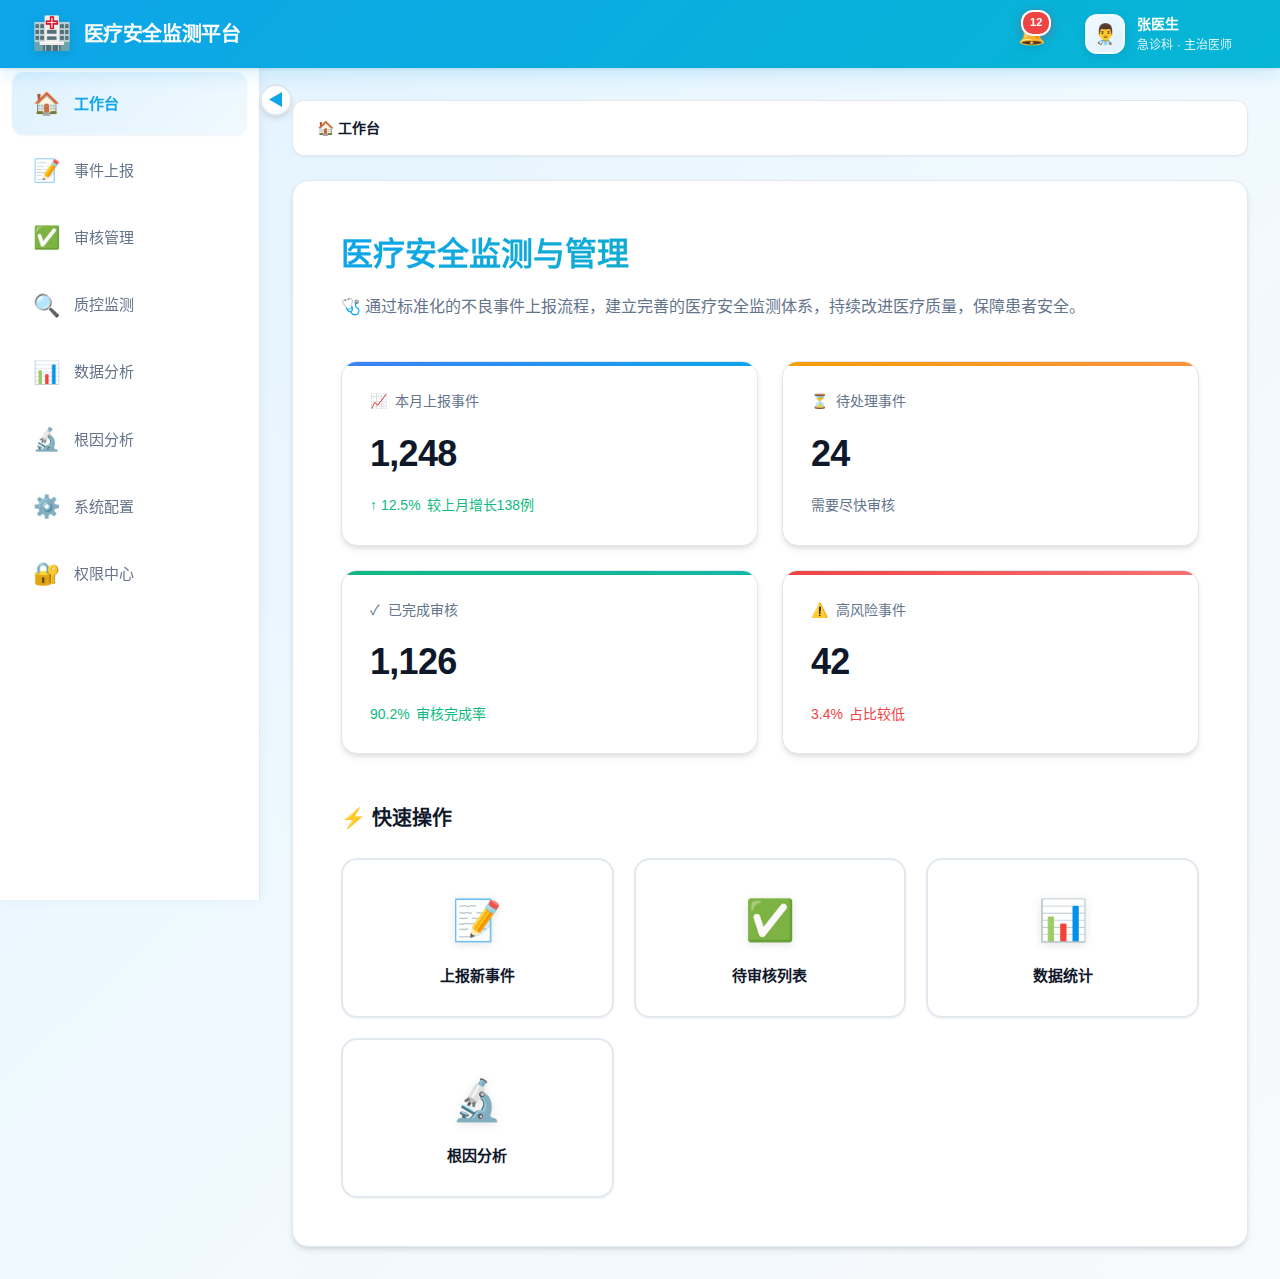
<file: index.html>
<!DOCTYPE html>
<html lang="zh-CN">
<head>
    <meta charset="UTF-8">
    <meta name="viewport" content="width=device-width, initial-scale=1.0">
    <meta http-equiv="refresh" content="0;url=prototype/index.html">
    <title>跳转中...</title>
    <style>
        body {
            margin: 0;
            padding: 0;
            display: flex;
            justify-content: center;
            align-items: center;
            height: 100vh;
            font-family: -apple-system, BlinkMacSystemFont, "Segoe UI", Roboto, "Helvetica Neue", Arial, sans-serif;
            background: linear-gradient(135deg, #667eea 0%, #764ba2 100%);
            color: white;
        }
        .loading {
            text-align: center;
        }
        .spinner {
            border: 4px solid rgba(255, 255, 255, 0.3);
            border-radius: 50%;
            border-top: 4px solid white;
            width: 40px;
            height: 40px;
            animation: spin 1s linear infinite;
            margin: 0 auto 20px;
        }
        @keyframes spin {
            0% { transform: rotate(0deg); }
            100% { transform: rotate(360deg); }
        }
        a {
            color: white;
            text-decoration: underline;
        }
    </style>
</head>
<body>
    <div class="loading">
        <div class="spinner"></div>
        <p>正在跳转到 MediSafeReport 系统...</p>
        <p style="font-size: 14px; margin-top: 20px;">
            如果未自动跳转，请点击 <a href="prototype/index.html">这里</a>
        </p>
    </div>
    <script>
        // 备用跳转方法
        setTimeout(function() {
            window.location.href = 'prototype/index.html';
        }, 100);
    </script>
</body>
</html>
</file>
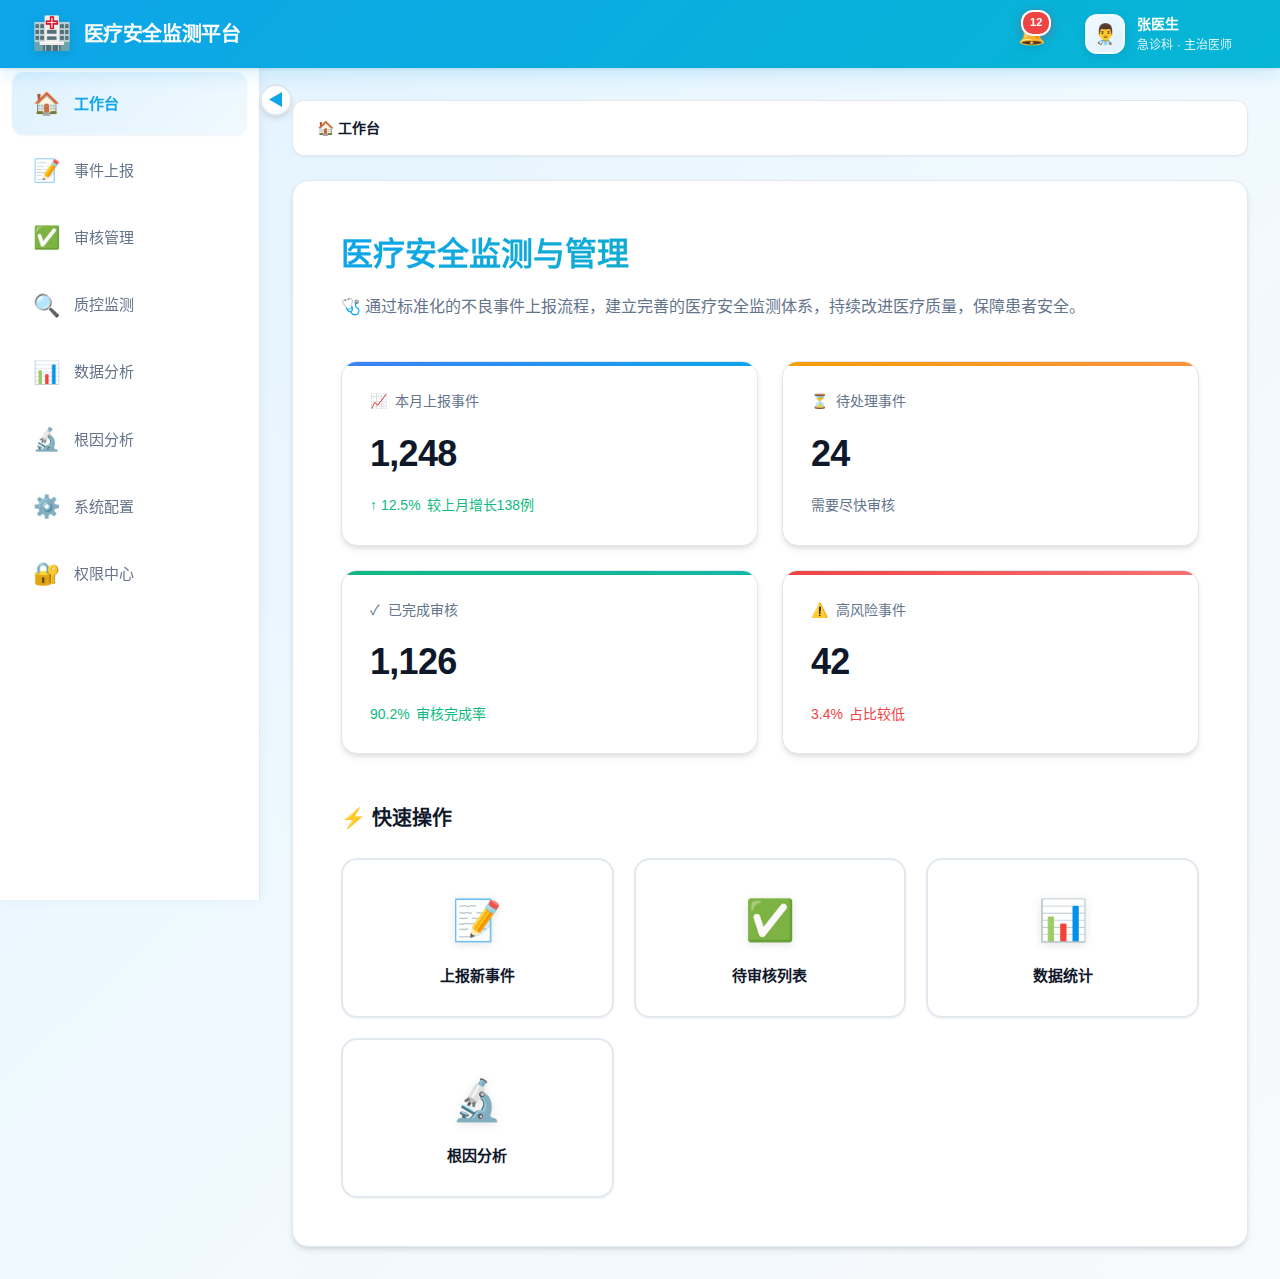
<file: prototype/index.html>
<!DOCTYPE html>
<html lang="zh-CN">
<head>
    <meta charset="UTF-8">
    <meta name="viewport" content="width=device-width, initial-scale=1.0">
    <title>不良事件管理系统 - 医疗安全监测平台</title>
    <style>
        * {
            margin: 0;
            padding: 0;
            box-sizing: border-box;
        }

        body {
            font-family: -apple-system, BlinkMacSystemFont, "Segoe UI", "Microsoft YaHei", "PingFang SC", sans-serif;
            line-height: 1.6;
            color: #1e293b;
            background: linear-gradient(135deg, #e0f2fe 0%, #f0f9ff 50%, #f8fafc 100%);
            min-height: 100vh;
        }

        /* 医疗主题配色 */
        :root {
            --primary: #0ea5e9;
            --primary-dark: #0284c7;
            --primary-light: #7dd3fc;
            --secondary: #14b8a6;
            --success: #10b981;
            --warning: #f59e0b;
            --danger: #ef4444;
            --info: #3b82f6;
            --bg-light: #f8fafc;
            --bg-card: #ffffff;
            --text-primary: #0f172a;
            --text-secondary: #64748b;
            --border: #e2e8f0;
            --shadow-sm: 0 1px 2px 0 rgba(0, 0, 0, 0.05);
            --shadow-md: 0 4px 6px -1px rgba(0, 0, 0, 0.1), 0 2px 4px -1px rgba(0, 0, 0, 0.06);
            --shadow-lg: 0 10px 15px -3px rgba(0, 0, 0, 0.1), 0 4px 6px -2px rgba(0, 0, 0, 0.05);
            --shadow-xl: 0 20px 25px -5px rgba(0, 0, 0, 0.1), 0 10px 10px -5px rgba(0, 0, 0, 0.04);
        }

        /* 顶部导航栏 - 医疗蓝色主题 */
        .header {
            background: linear-gradient(135deg, #0ea5e9 0%, #06b6d4 100%);
            color: white;
            height: 68px;
            display: flex;
            align-items: center;
            justify-content: space-between;
            padding: 0 32px;
            box-shadow: 0 1px 3px rgba(0, 0, 0, 0.08), 0 4px 20px rgba(14, 165, 233, 0.2);
            position: fixed;
            top: 0;
            left: 0;
            right: 0;
            z-index: 1000;
            backdrop-filter: blur(12px);
        }

        .logo {
            font-size: 20px;
            font-weight: 600;
            display: flex;
            align-items: center;
            letter-spacing: -0.02em;
        }

        .logo-icon {
            font-size: 32px;
            margin-right: 12px;
            filter: drop-shadow(0 2px 4px rgba(0, 0, 0, 0.1));
        }

        .user-info {
            display: flex;
            align-items: center;
            gap: 24px;
        }

        .notification {
            position: relative;
            cursor: pointer;
            font-size: 22px;
            transition: transform 0.2s;
            filter: drop-shadow(0 2px 4px rgba(0, 0, 0, 0.1));
        }

        .notification:hover {
            transform: scale(1.1);
        }

        .notification .badge {
            position: absolute;
            top: -6px;
            right: -6px;
            background: #ef4444;
            color: white;
            border-radius: 12px;
            padding: 2px 7px;
            font-size: 11px;
            font-weight: 600;
            box-shadow: 0 2px 8px rgba(239, 68, 68, 0.4);
            border: 2px solid white;
        }

        .user-avatar {
            display: flex;
            align-items: center;
            gap: 12px;
            cursor: pointer;
            padding: 8px 16px;
            border-radius: 12px;
            transition: background 0.2s;
        }

        .user-avatar:hover {
            background: rgba(255, 255, 255, 0.15);
        }

        .avatar {
            width: 40px;
            height: 40px;
            border-radius: 12px;
            background: linear-gradient(135deg, #f0f9ff 0%, #e0f2fe 100%);
            color: var(--primary);
            display: flex;
            align-items: center;
            justify-content: center;
            font-size: 20px;
            box-shadow: 0 2px 8px rgba(0, 0, 0, 0.1);
            border: 2px solid rgba(255, 255, 255, 0.5);
        }

        /* 侧边栏 - 医疗风格 */
        .sidebar {
            position: fixed;
            left: 0;
            top: 68px;
            bottom: 0;
            width: 260px;
            background: white;
            box-shadow: 2px 0 12px rgba(0, 0, 0, 0.04);
            overflow-y: auto;
            transition: width 0.3s;
            border-right: 1px solid var(--border);
        }

        .sidebar.collapsed {
            width: 72px;
        }

        .menu-item {
            padding: 14px 20px;
            margin: 4px 12px;
            cursor: pointer;
            transition: all 0.2s;
            border-radius: 12px;
            display: flex;
            align-items: center;
            gap: 14px;
            text-decoration: none;
            color: var(--text-secondary);
            font-size: 15px;
            font-weight: 500;
        }

        .menu-item:hover {
            background: #f1f5f9;
            color: var(--primary);
        }

        .menu-item.active {
            background: linear-gradient(135deg, #e0f2fe 0%, #f0f9ff 100%);
            color: var(--primary);
            font-weight: 600;
            box-shadow: var(--shadow-sm);
        }

        .menu-icon {
            font-size: 22px;
            min-width: 28px;
            text-align: center;
        }

        .menu-text {
            white-space: nowrap;
        }

        .sidebar.collapsed .menu-text {
            display: none;
        }

        /* 主内容区域 */
        .main-content {
            margin-left: 260px;
            margin-top: 68px;
            padding: 32px;
            min-height: calc(100vh - 68px);
            transition: margin-left 0.3s;
        }

        .sidebar.collapsed + .main-content {
            margin-left: 72px;
        }

        /* 面包屑导航 */
        .breadcrumb {
            background: white;
            padding: 16px 24px;
            border-radius: 12px;
            margin-bottom: 24px;
            box-shadow: var(--shadow-sm);
            border: 1px solid var(--border);
            font-size: 14px;
        }

        .breadcrumb span {
            color: var(--text-secondary);
        }

        .breadcrumb span:last-child {
            color: var(--text-primary);
            font-weight: 600;
        }

        /* 欢迎页面 */
        .welcome-container {
            background: white;
            border-radius: 16px;
            padding: 48px;
            box-shadow: var(--shadow-md);
            border: 1px solid var(--border);
        }

        .welcome-title {
            font-size: 32px;
            margin-bottom: 12px;
            color: var(--text-primary);
            font-weight: 700;
            background: linear-gradient(135deg, var(--primary) 0%, var(--secondary) 100%);
            -webkit-background-clip: text;
            -webkit-text-fill-color: transparent;
            background-clip: text;
        }

        .welcome-subtitle {
            color: var(--text-secondary);
            font-size: 16px;
            line-height: 1.8;
            margin-bottom: 40px;
        }

        /* 数据统计卡片 - 医疗主题 */
        .stats-grid {
            display: grid;
            grid-template-columns: repeat(auto-fit, minmax(280px, 1fr));
            gap: 24px;
            margin: 40px 0;
        }

        .stat-card {
            background: white;
            padding: 28px;
            border-radius: 16px;
            box-shadow: var(--shadow-md);
            transition: all 0.3s;
            border: 1px solid var(--border);
            position: relative;
            overflow: hidden;
        }

        .stat-card::before {
            content: '';
            position: absolute;
            top: 0;
            left: 0;
            right: 0;
            height: 4px;
            background: linear-gradient(135deg, var(--primary) 0%, var(--secondary) 100%);
        }

        .stat-card:hover {
            transform: translateY(-4px);
            box-shadow: var(--shadow-xl);
        }

        .stat-card.blue::before {
            background: linear-gradient(135deg, #3b82f6 0%, #0ea5e9 100%);
        }

        .stat-card.green::before {
            background: linear-gradient(135deg, #10b981 0%, #14b8a6 100%);
        }

        .stat-card.orange::before {
            background: linear-gradient(135deg, #f59e0b 0%, #fb923c 100%);
        }

        .stat-card.red::before {
            background: linear-gradient(135deg, #ef4444 0%, #f87171 100%);
        }

        .stat-label {
            font-size: 14px;
            color: var(--text-secondary);
            margin-bottom: 12px;
            font-weight: 500;
            display: flex;
            align-items: center;
            gap: 8px;
        }

        .stat-number {
            font-size: 36px;
            font-weight: 700;
            margin: 12px 0;
            color: var(--text-primary);
            letter-spacing: -0.02em;
        }

        .stat-change {
            font-size: 14px;
            color: var(--text-secondary);
            display: flex;
            align-items: center;
            gap: 6px;
        }

        .stat-change.up {
            color: var(--success);
        }

        .stat-change.down {
            color: var(--danger);
        }

        /* 快捷操作 */
        .quick-actions {
            margin-top: 48px;
        }

        .quick-actions h3 {
            margin-bottom: 24px;
            color: var(--text-primary);
            font-size: 20px;
            font-weight: 600;
        }

        .action-buttons {
            display: grid;
            grid-template-columns: repeat(auto-fit, minmax(220px, 1fr));
            gap: 20px;
        }

        .action-btn {
            padding: 28px;
            background: white;
            border: 2px solid var(--border);
            border-radius: 16px;
            cursor: pointer;
            transition: all 0.3s;
            text-align: center;
            text-decoration: none;
            color: var(--text-primary);
            box-shadow: var(--shadow-sm);
        }

        .action-btn:hover {
            border-color: var(--primary);
            transform: translateY(-4px);
            box-shadow: var(--shadow-lg);
            background: linear-gradient(135deg, #f0f9ff 0%, #ffffff 100%);
        }

        .action-btn .icon {
            font-size: 40px;
            margin-bottom: 12px;
            filter: drop-shadow(0 2px 4px rgba(0, 0, 0, 0.1));
        }

        .action-btn .label {
            font-weight: 600;
            font-size: 15px;
        }

        /* 折叠按钮 */
        .toggle-sidebar {
            position: fixed;
            left: 260px;
            top: 84px;
            background: white;
            border: 2px solid var(--border);
            border-radius: 50%;
            width: 32px;
            height: 32px;
            display: flex;
            align-items: center;
            justify-content: center;
            cursor: pointer;
            box-shadow: var(--shadow-md);
            transition: all 0.3s;
            z-index: 999;
            color: var(--primary);
        }

        .toggle-sidebar:hover {
            background: var(--primary);
            color: white;
            box-shadow: var(--shadow-lg);
        }

        .sidebar.collapsed ~ .toggle-sidebar {
            left: 72px;
        }

        /* 滚动条美化 */
        ::-webkit-scrollbar {
            width: 8px;
            height: 8px;
        }

        ::-webkit-scrollbar-track {
            background: #f1f5f9;
        }

        ::-webkit-scrollbar-thumb {
            background: #cbd5e1;
            border-radius: 4px;
        }

        ::-webkit-scrollbar-thumb:hover {
            background: #94a3b8;
        }
    </style>
</head>
<body>
    <!-- 顶部导航栏 -->
    <div class="header">
        <div class="logo">
            <span class="logo-icon">🏥</span>
            <span>医疗安全监测平台</span>
        </div>
        <div class="user-info">
            <div class="notification">
                🔔
                <span class="badge">12</span>
            </div>
            <div class="user-avatar">
                <div class="avatar">👨‍⚕️</div>
                <div>
                    <div style="font-size: 14px; font-weight: 600;">张医生</div>
                    <div style="font-size: 12px; opacity: 0.85;">急诊科 · 主治医师</div>
                </div>
            </div>
        </div>
    </div>

    <!-- 侧边栏 -->
    <div class="sidebar" id="sidebar">
        <a href="index.html" class="menu-item active">
            <span class="menu-icon">🏠</span>
            <span class="menu-text">工作台</span>
        </a>
        <a href="report.html" class="menu-item">
            <span class="menu-icon">📝</span>
            <span class="menu-text">事件上报</span>
        </a>
        <a href="audit-list.html" class="menu-item">
            <span class="menu-icon">✅</span>
            <span class="menu-text">审核管理</span>
        </a>
        <a href="quality-control.html" class="menu-item">
            <span class="menu-icon">🔍</span>
            <span class="menu-text">质控监测</span>
        </a>
        <a href="statistics.html" class="menu-item">
            <span class="menu-icon">📊</span>
            <span class="menu-text">数据分析</span>
        </a>
        <a href="rca.html" class="menu-item">
            <span class="menu-icon">🔬</span>
            <span class="menu-text">根因分析</span>
        </a>
        <a href="settings.html" class="menu-item">
            <span class="menu-icon">⚙️</span>
            <span class="menu-text">系统配置</span>
        </a>
        <a href="permissions.html" class="menu-item">
            <span class="menu-icon">🔐</span>
            <span class="menu-text">权限中心</span>
        </a>
    </div>

    <!-- 折叠按钮 -->
    <div class="toggle-sidebar" onclick="toggleSidebar()">
        <span id="toggleIcon">◀</span>
    </div>

    <!-- 主内容区域 -->
    <div class="main-content">
        <!-- 面包屑导航 -->
        <div class="breadcrumb">
            <span>🏠 工作台</span>
        </div>

        <!-- 欢迎内容 -->
        <div class="welcome-container">
            <h1 class="welcome-title">医疗安全监测与管理</h1>
            <p class="welcome-subtitle">
                🩺 通过标准化的不良事件上报流程，建立完善的医疗安全监测体系，持续改进医疗质量，保障患者安全。
            </p>

            <!-- 数据统计卡片 -->
            <div class="stats-grid">
                <div class="stat-card blue">
                    <div class="stat-label">
                        <span>📈</span>
                        <span>本月上报事件</span>
                    </div>
                    <div class="stat-number">1,248</div>
                    <div class="stat-change up">
                        <span>↑ 12.5%</span>
                        <span>较上月增长138例</span>
                    </div>
                </div>
                <div class="stat-card orange">
                    <div class="stat-label">
                        <span>⏳</span>
                        <span>待处理事件</span>
                    </div>
                    <div class="stat-number">24</div>
                    <div class="stat-change">
                        <span>需要尽快审核</span>
                    </div>
                </div>
                <div class="stat-card green">
                    <div class="stat-label">
                        <span>✓</span>
                        <span>已完成审核</span>
                    </div>
                    <div class="stat-number">1,126</div>
                    <div class="stat-change up">
                        <span>90.2%</span>
                        <span>审核完成率</span>
                    </div>
                </div>
                <div class="stat-card red">
                    <div class="stat-label">
                        <span>⚠️</span>
                        <span>高风险事件</span>
                    </div>
                    <div class="stat-number">42</div>
                    <div class="stat-change down">
                        <span>3.4%</span>
                        <span>占比较低</span>
                    </div>
                </div>
            </div>

            <!-- 快捷操作 -->
            <div class="quick-actions">
                <h3>⚡ 快速操作</h3>
                <div class="action-buttons">
                    <a href="report.html" class="action-btn">
                        <div class="icon">📝</div>
                        <div class="label">上报新事件</div>
                    </a>
                    <a href="audit-list.html" class="action-btn">
                        <div class="icon">✅</div>
                        <div class="label">待审核列表</div>
                    </a>
                    <a href="statistics.html" class="action-btn">
                        <div class="icon">📊</div>
                        <div class="label">数据统计</div>
                    </a>
                    <a href="rca.html" class="action-btn">
                        <div class="icon">🔬</div>
                        <div class="label">根因分析</div>
                    </a>
                </div>
            </div>
        </div>
    </div>

    <script>
        // 侧边栏折叠功能
        function toggleSidebar() {
            const sidebar = document.getElementById('sidebar');
            const icon = document.getElementById('toggleIcon');
            sidebar.classList.toggle('collapsed');
            icon.textContent = sidebar.classList.contains('collapsed') ? '▶' : '◀';
        }

        // 菜单激活状态
        const currentPage = window.location.pathname.split('/').pop() || 'index.html';
        document.querySelectorAll('.menu-item').forEach(item => {
            item.classList.remove('active');
            if (item.getAttribute('href') === currentPage) {
                item.classList.add('active');
            }
        });
    </script>
</body>
</html>
</file>
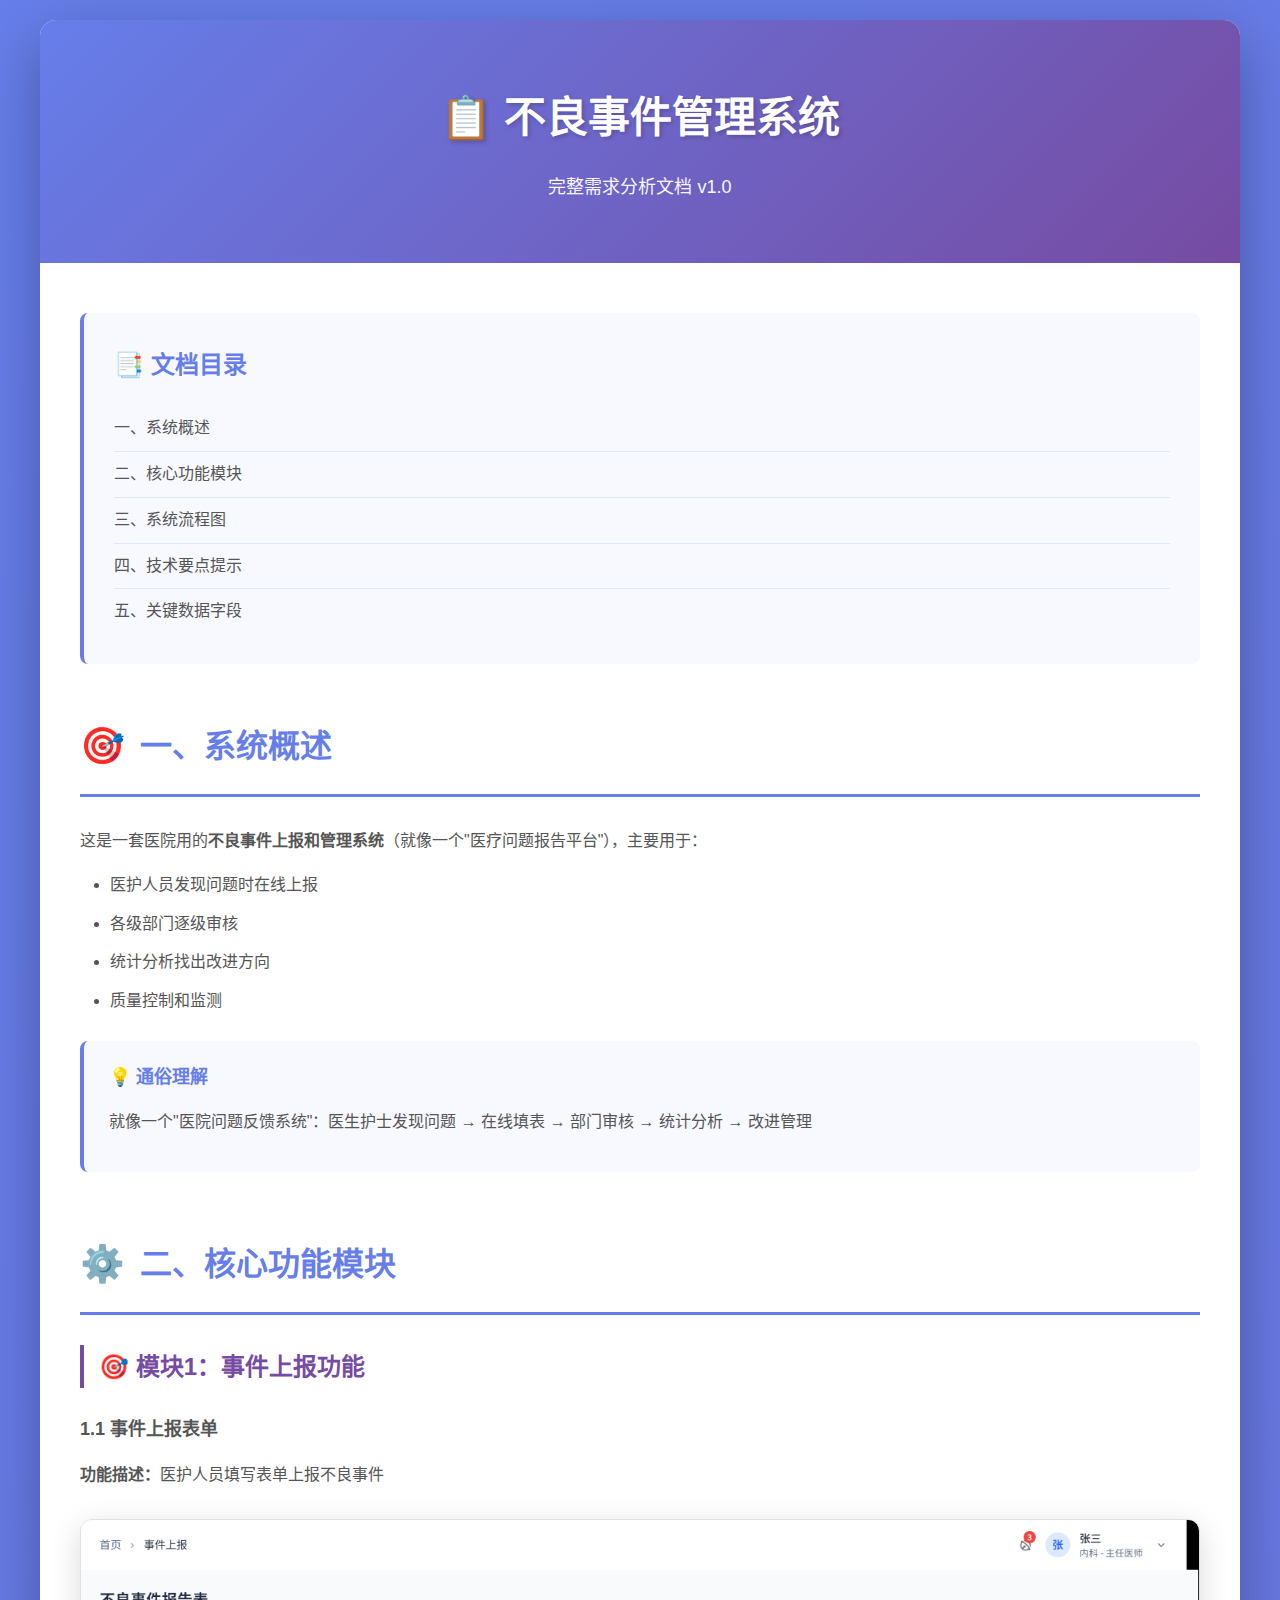
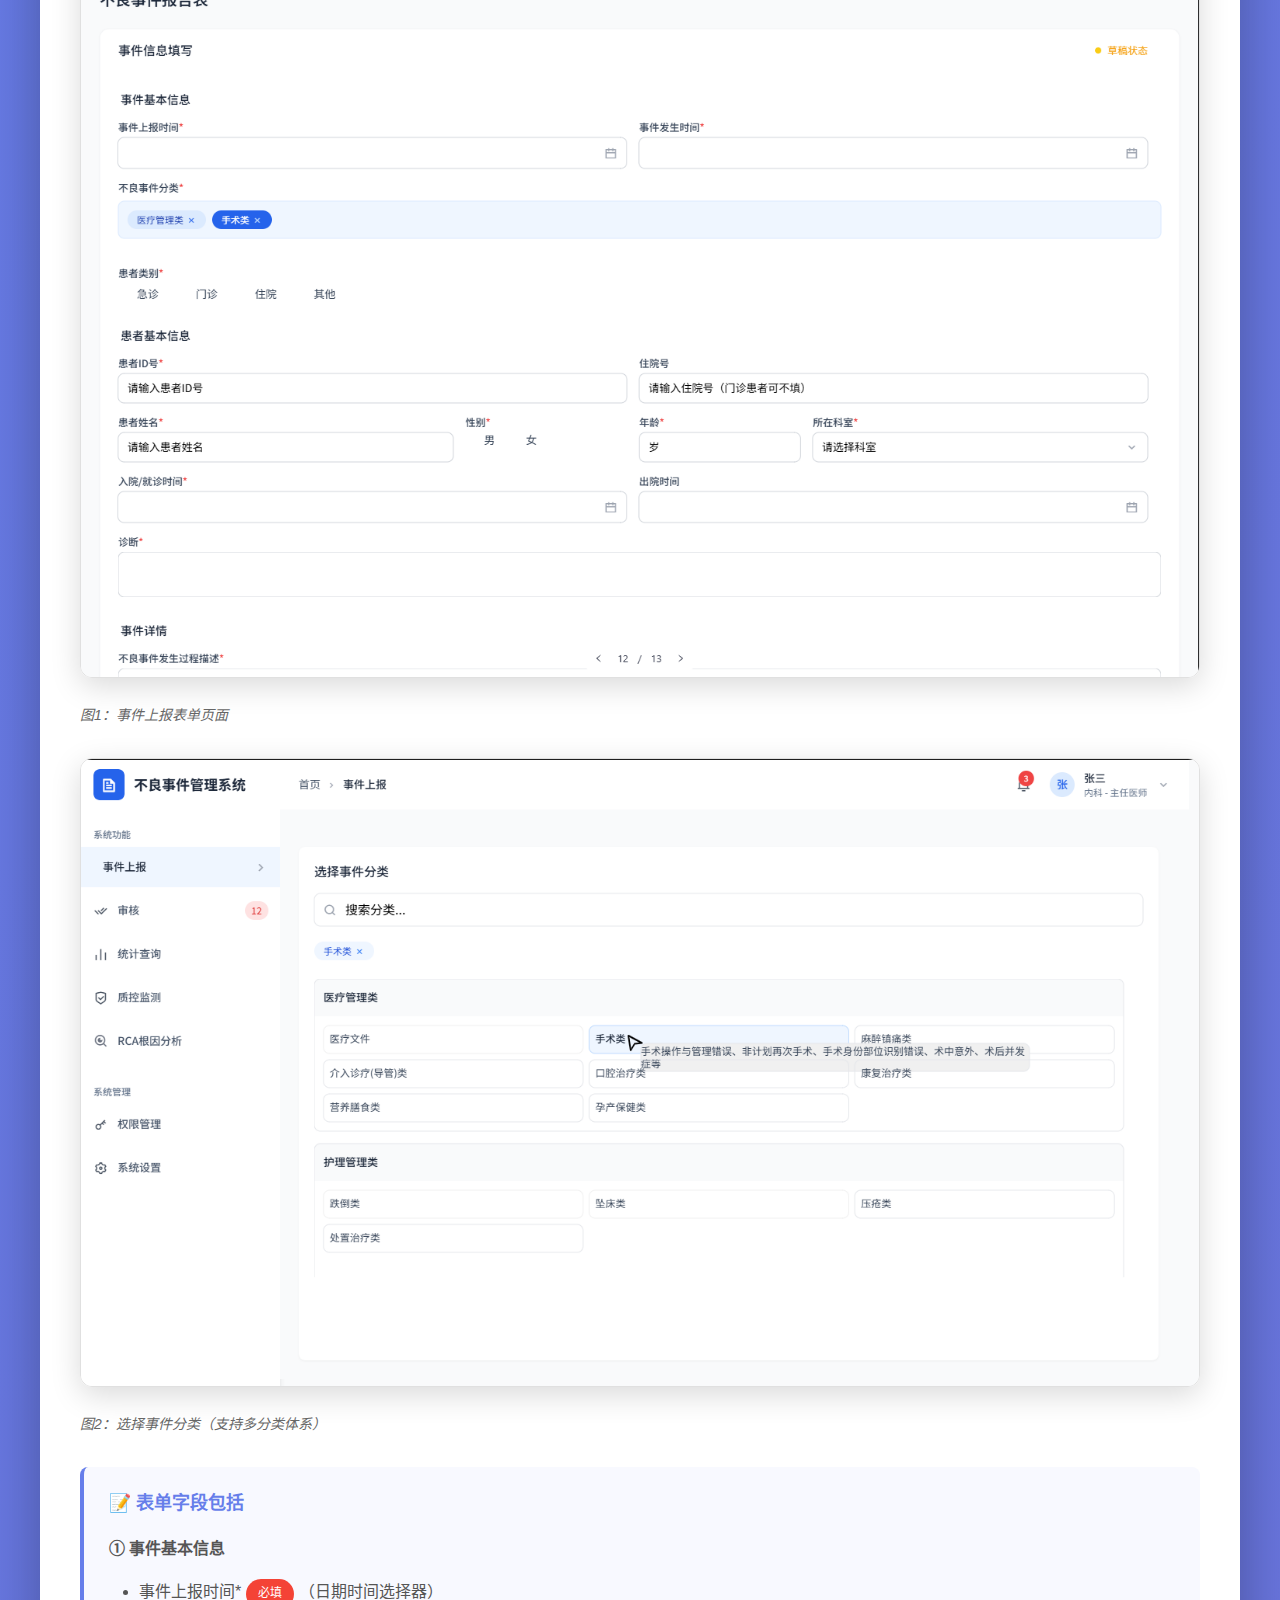
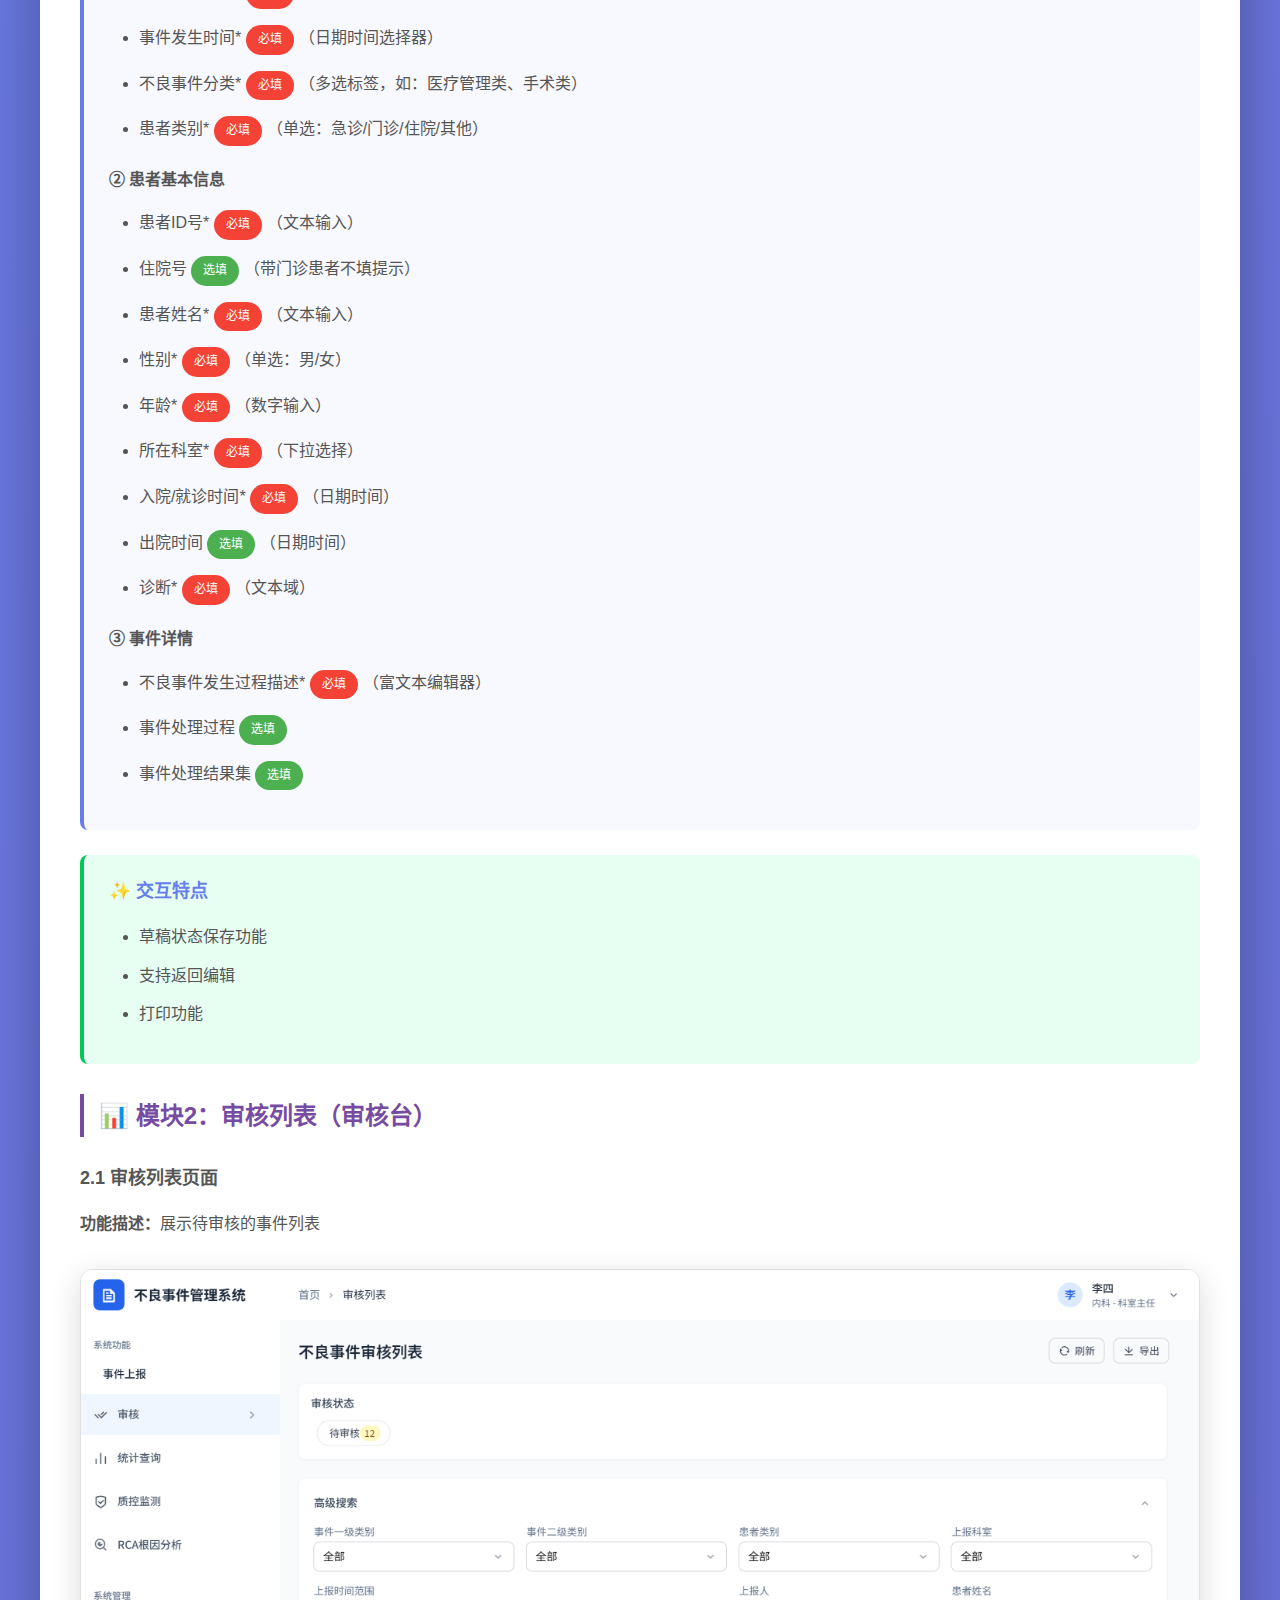
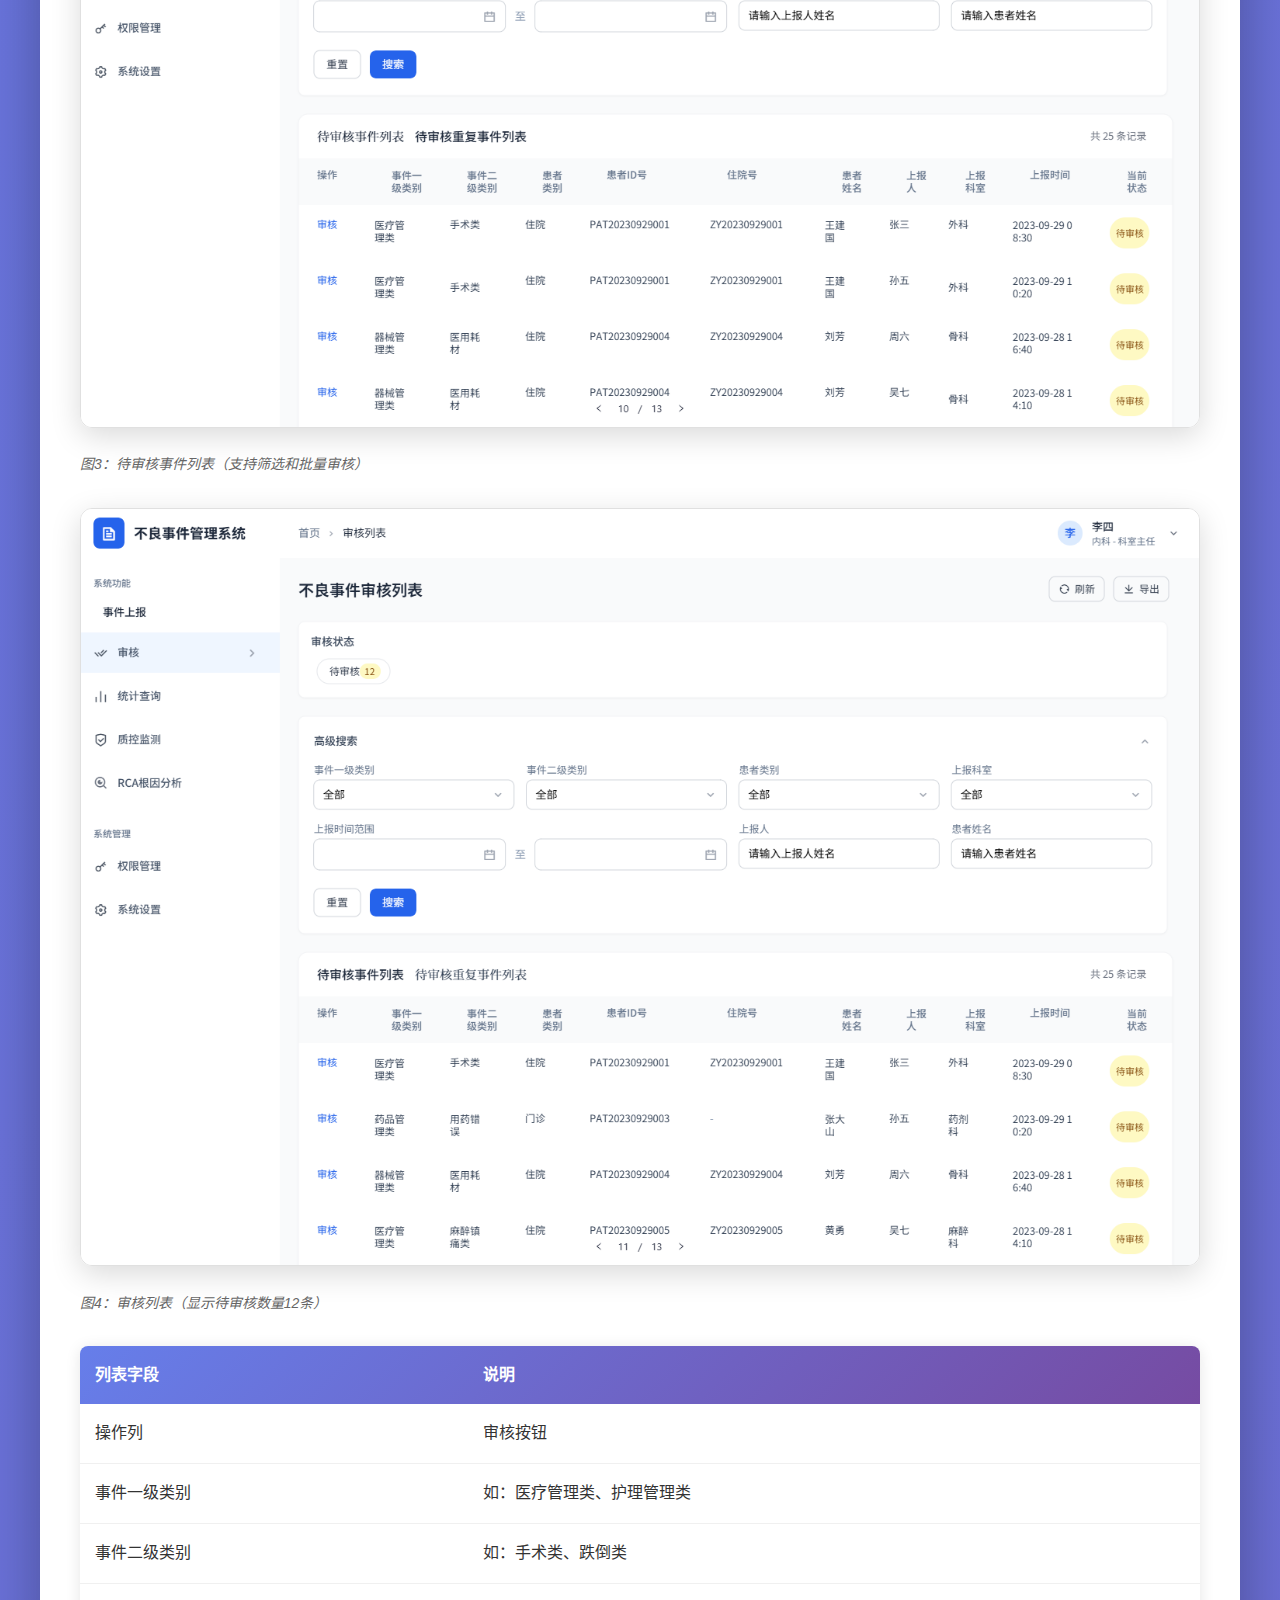
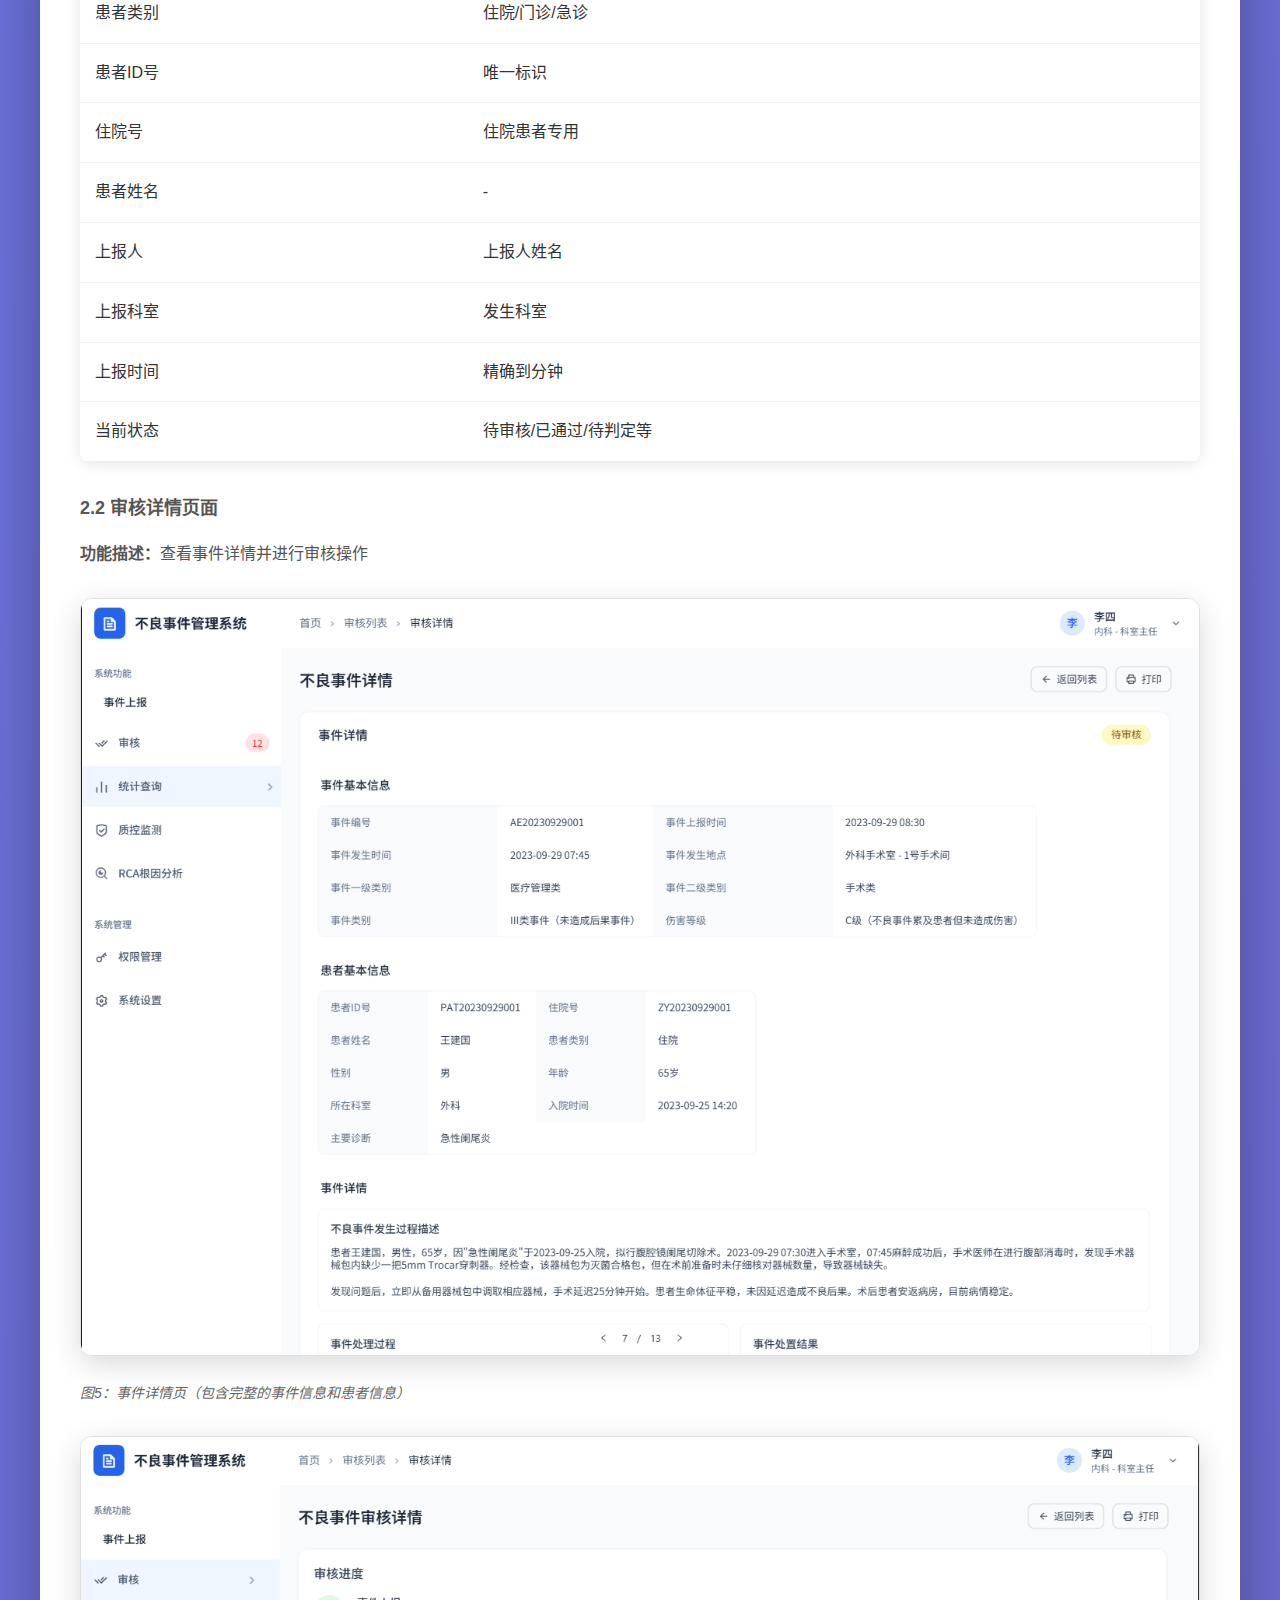
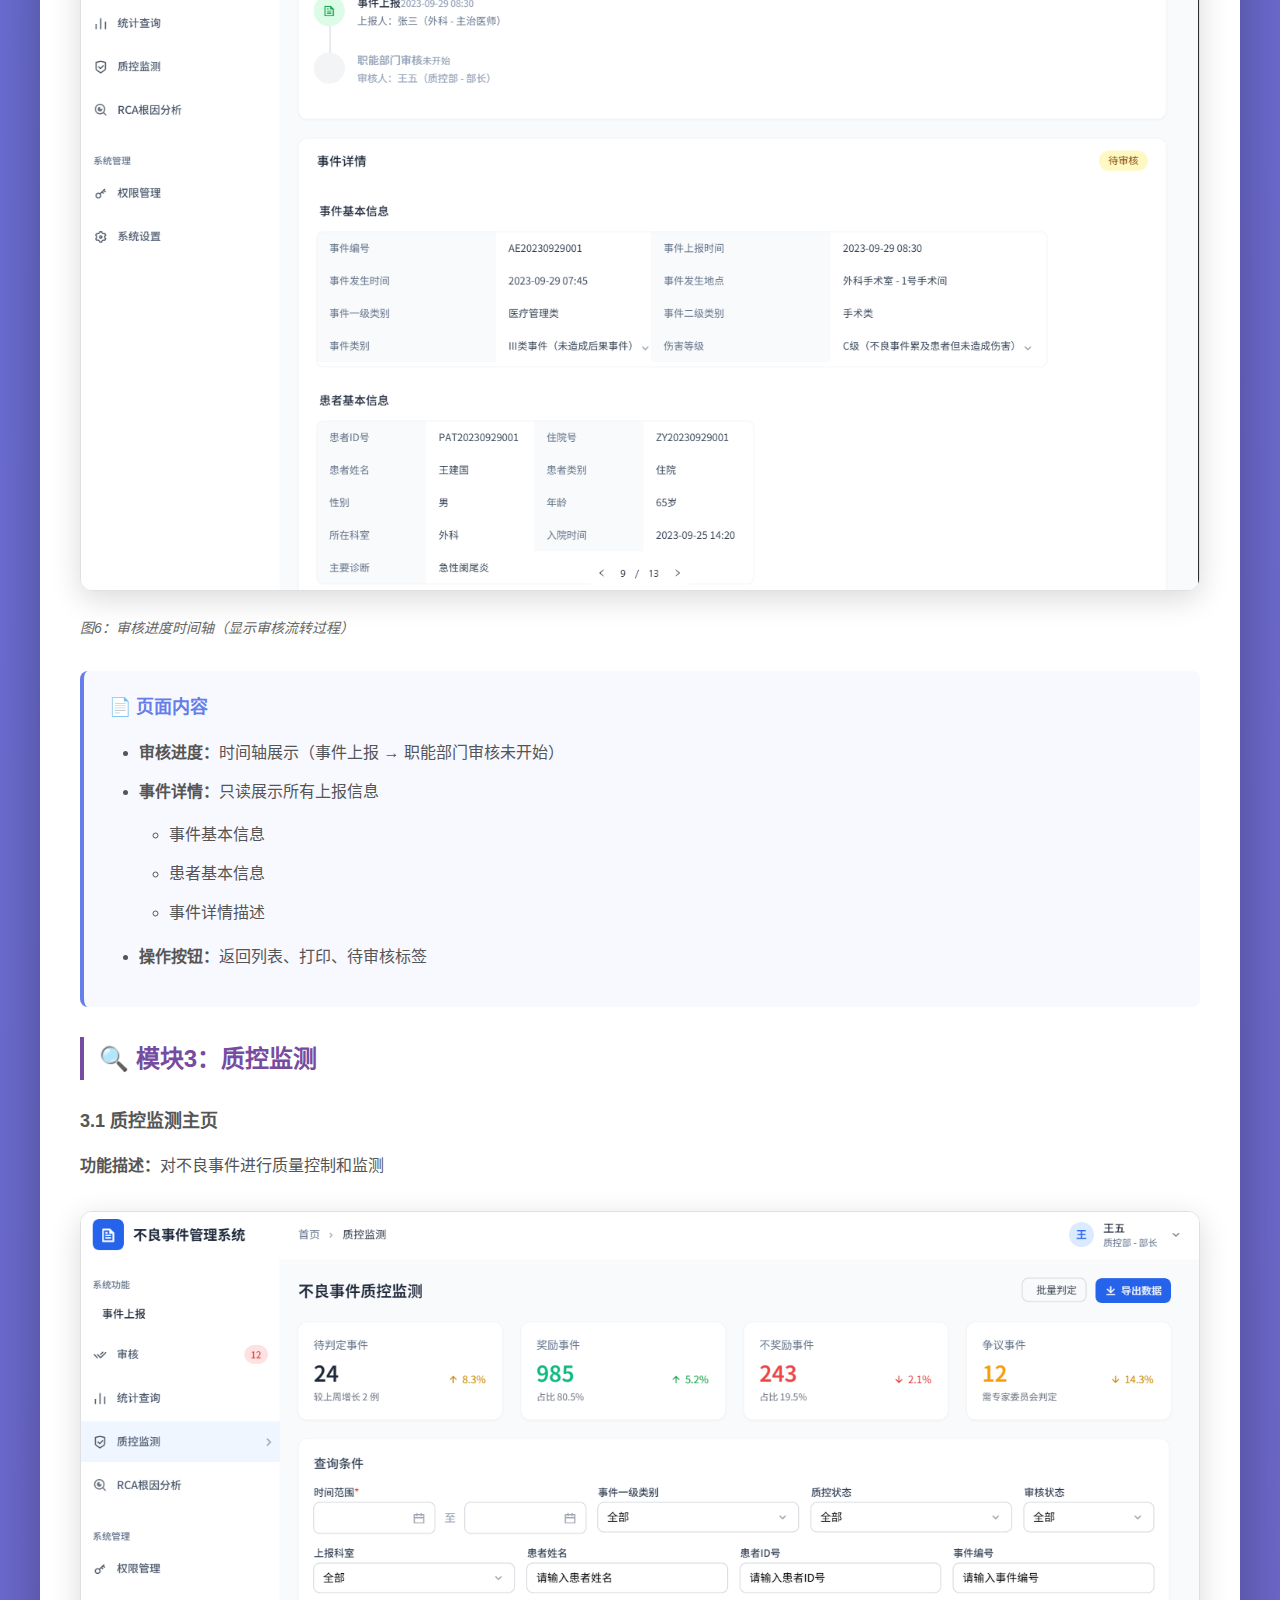
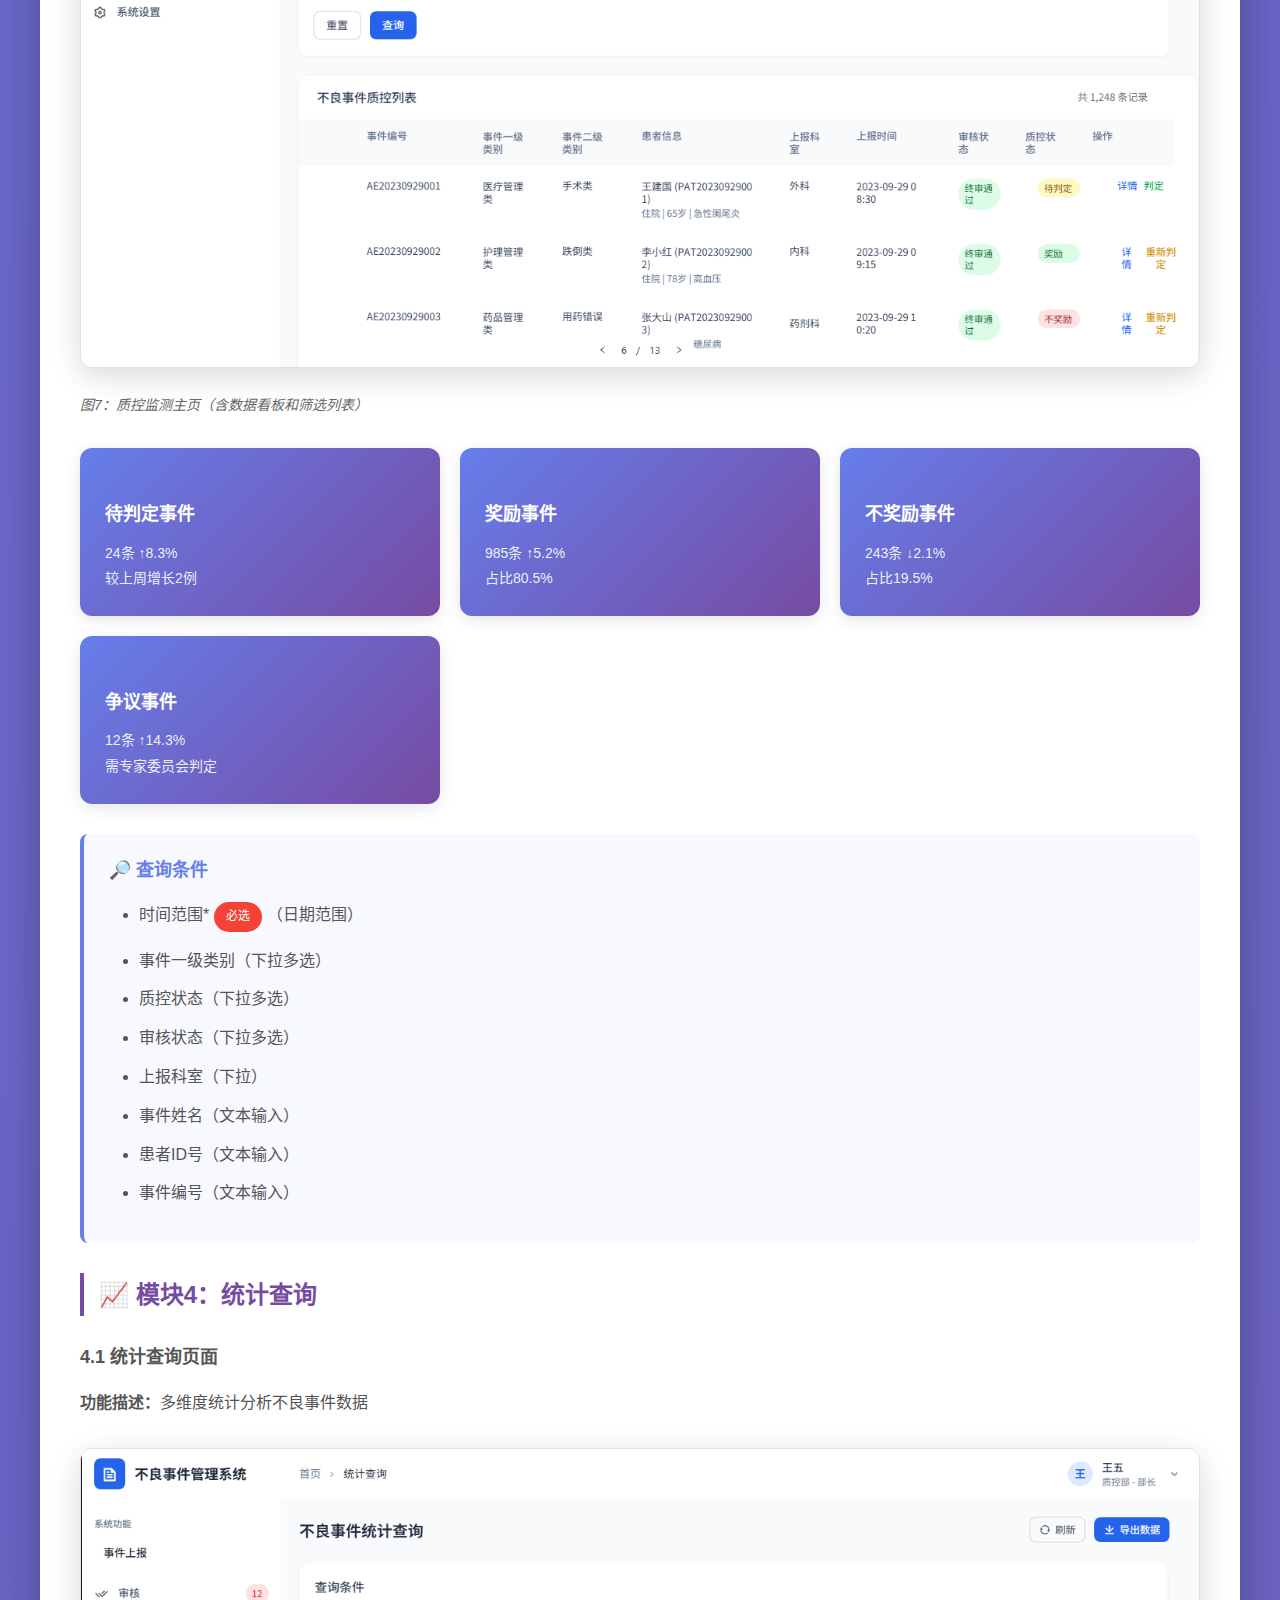
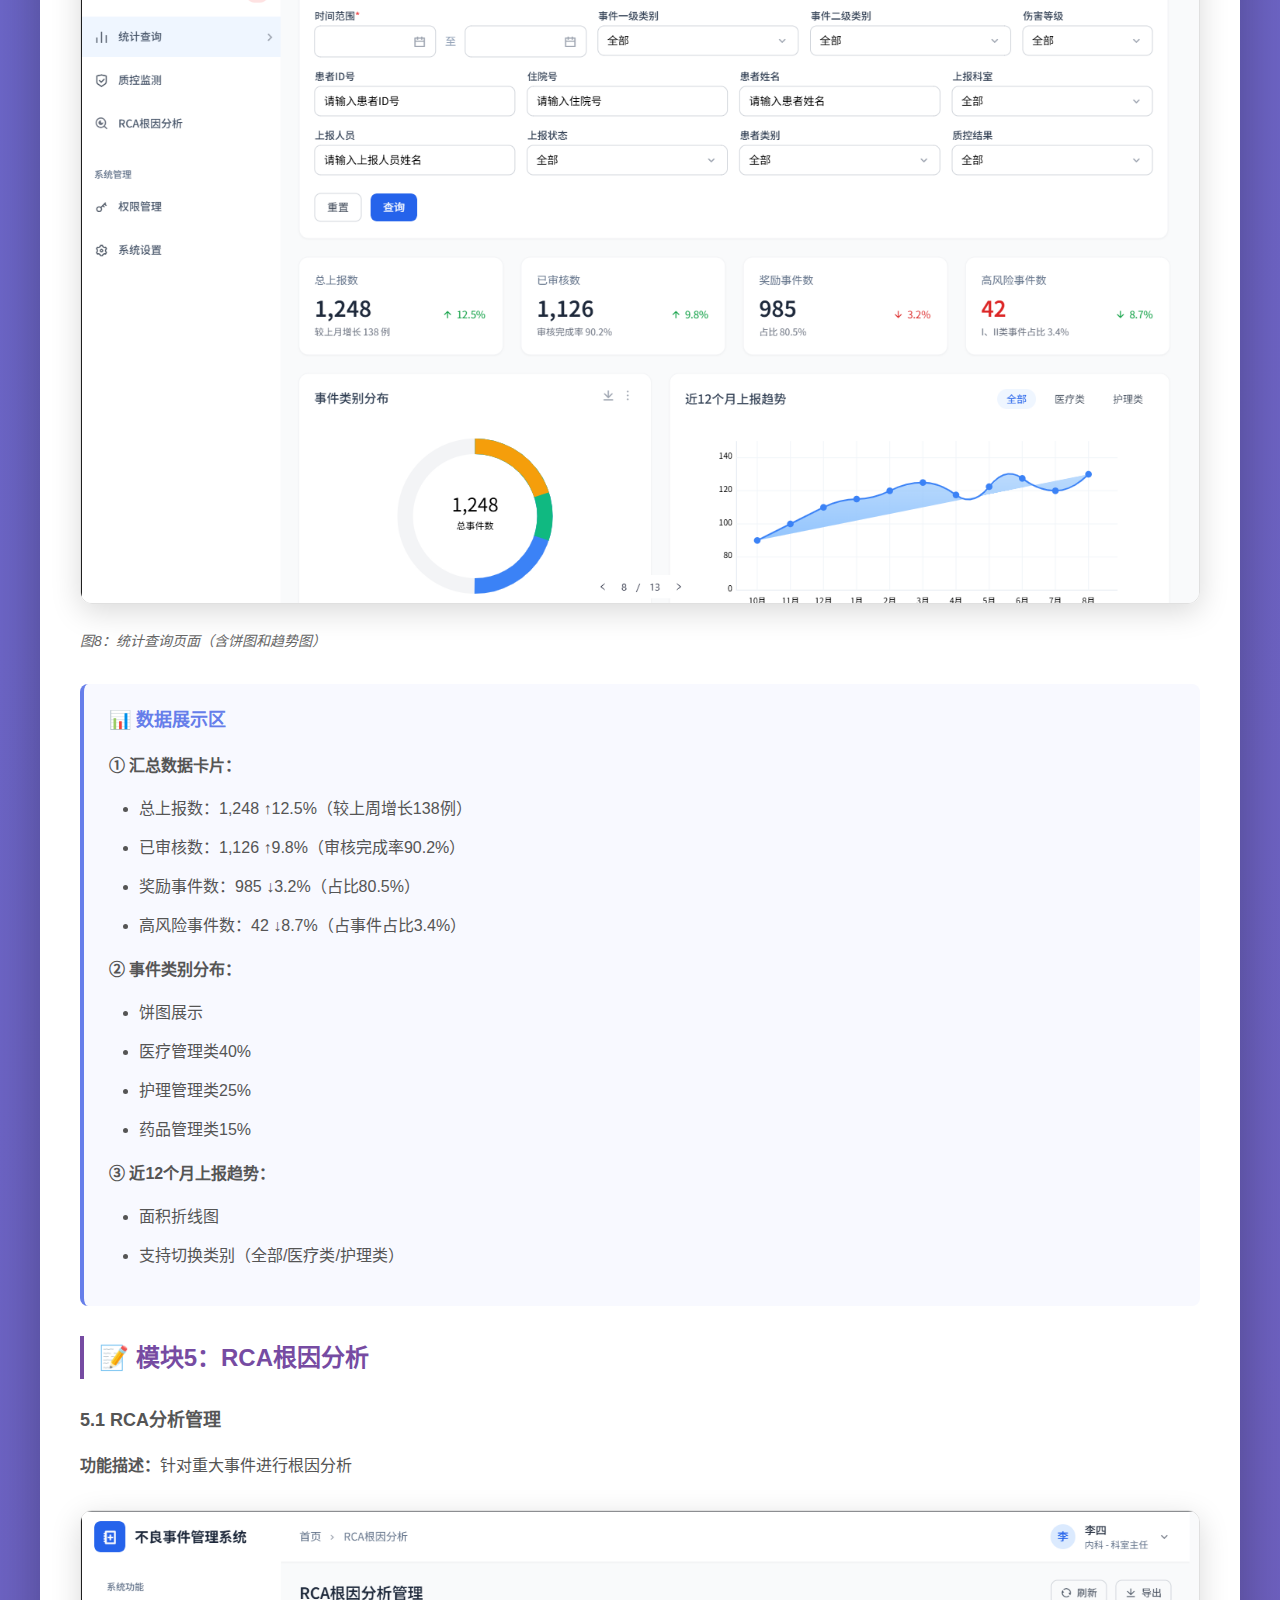
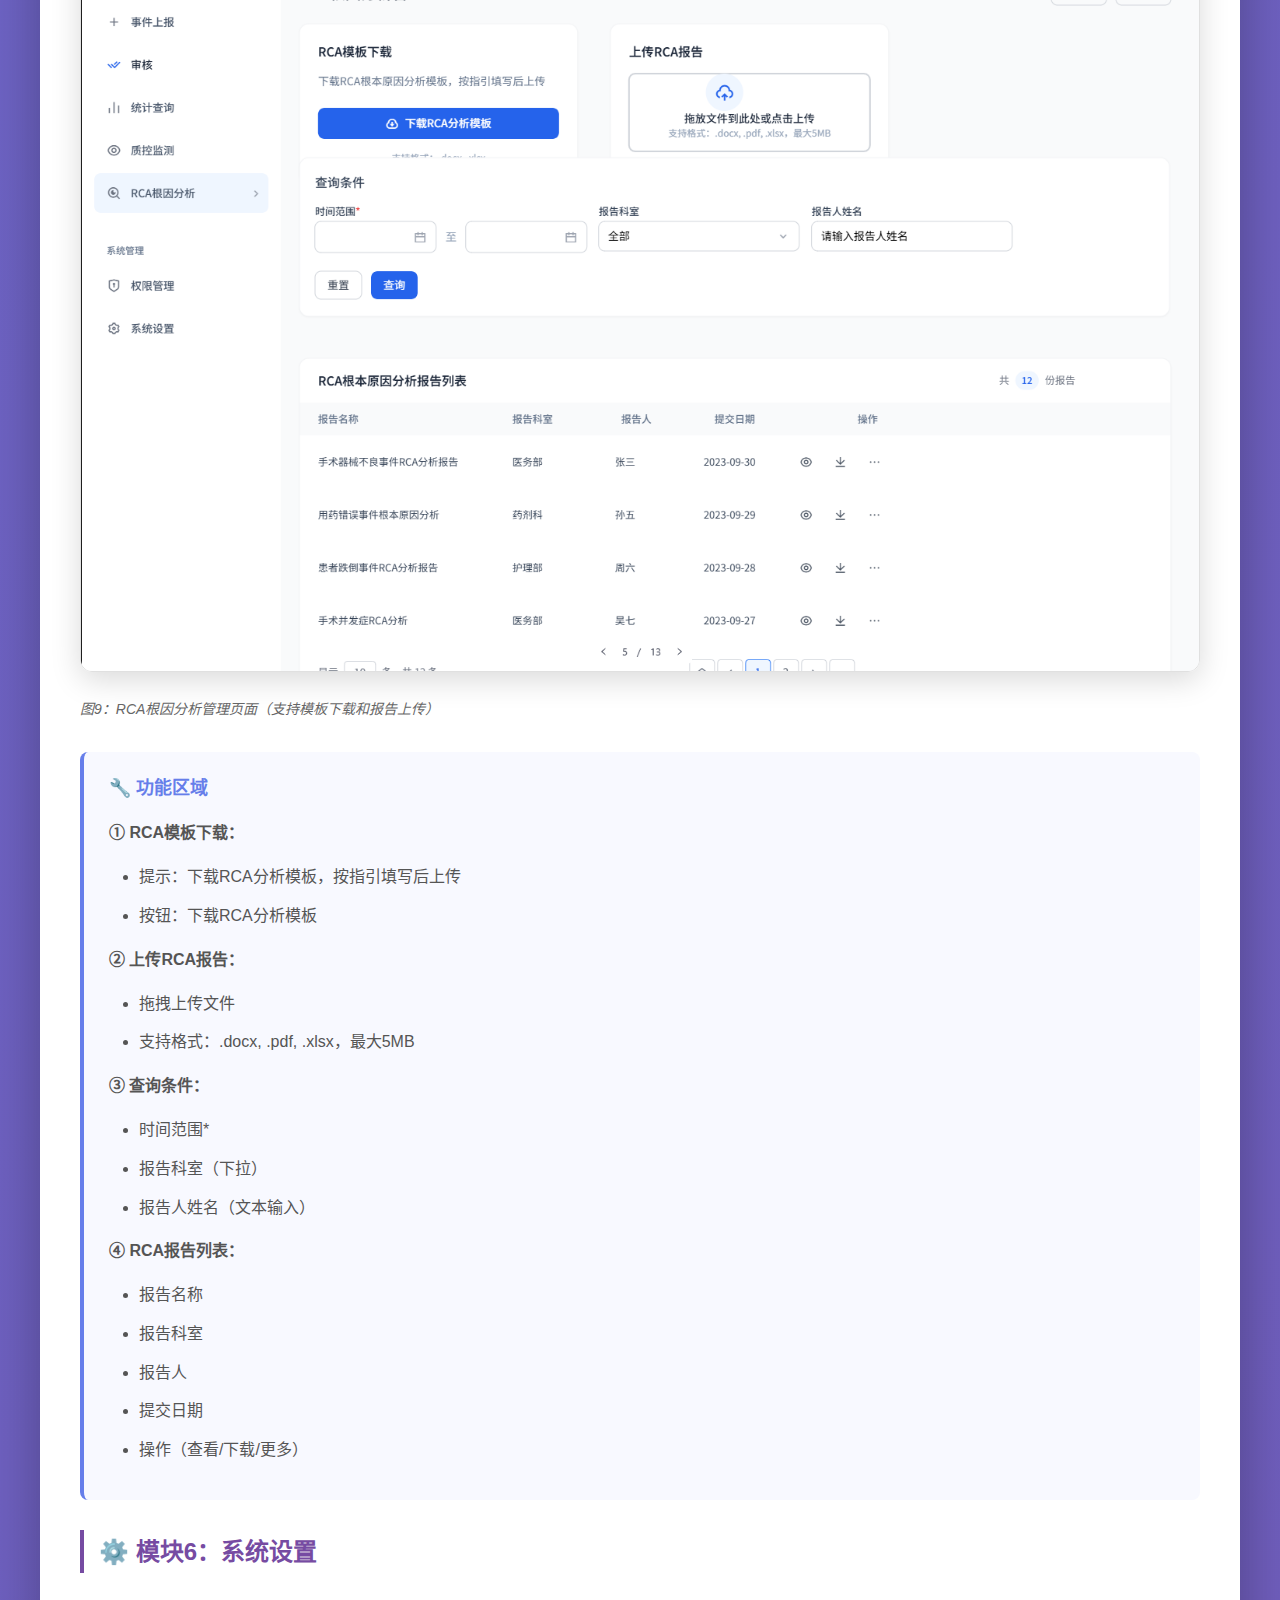
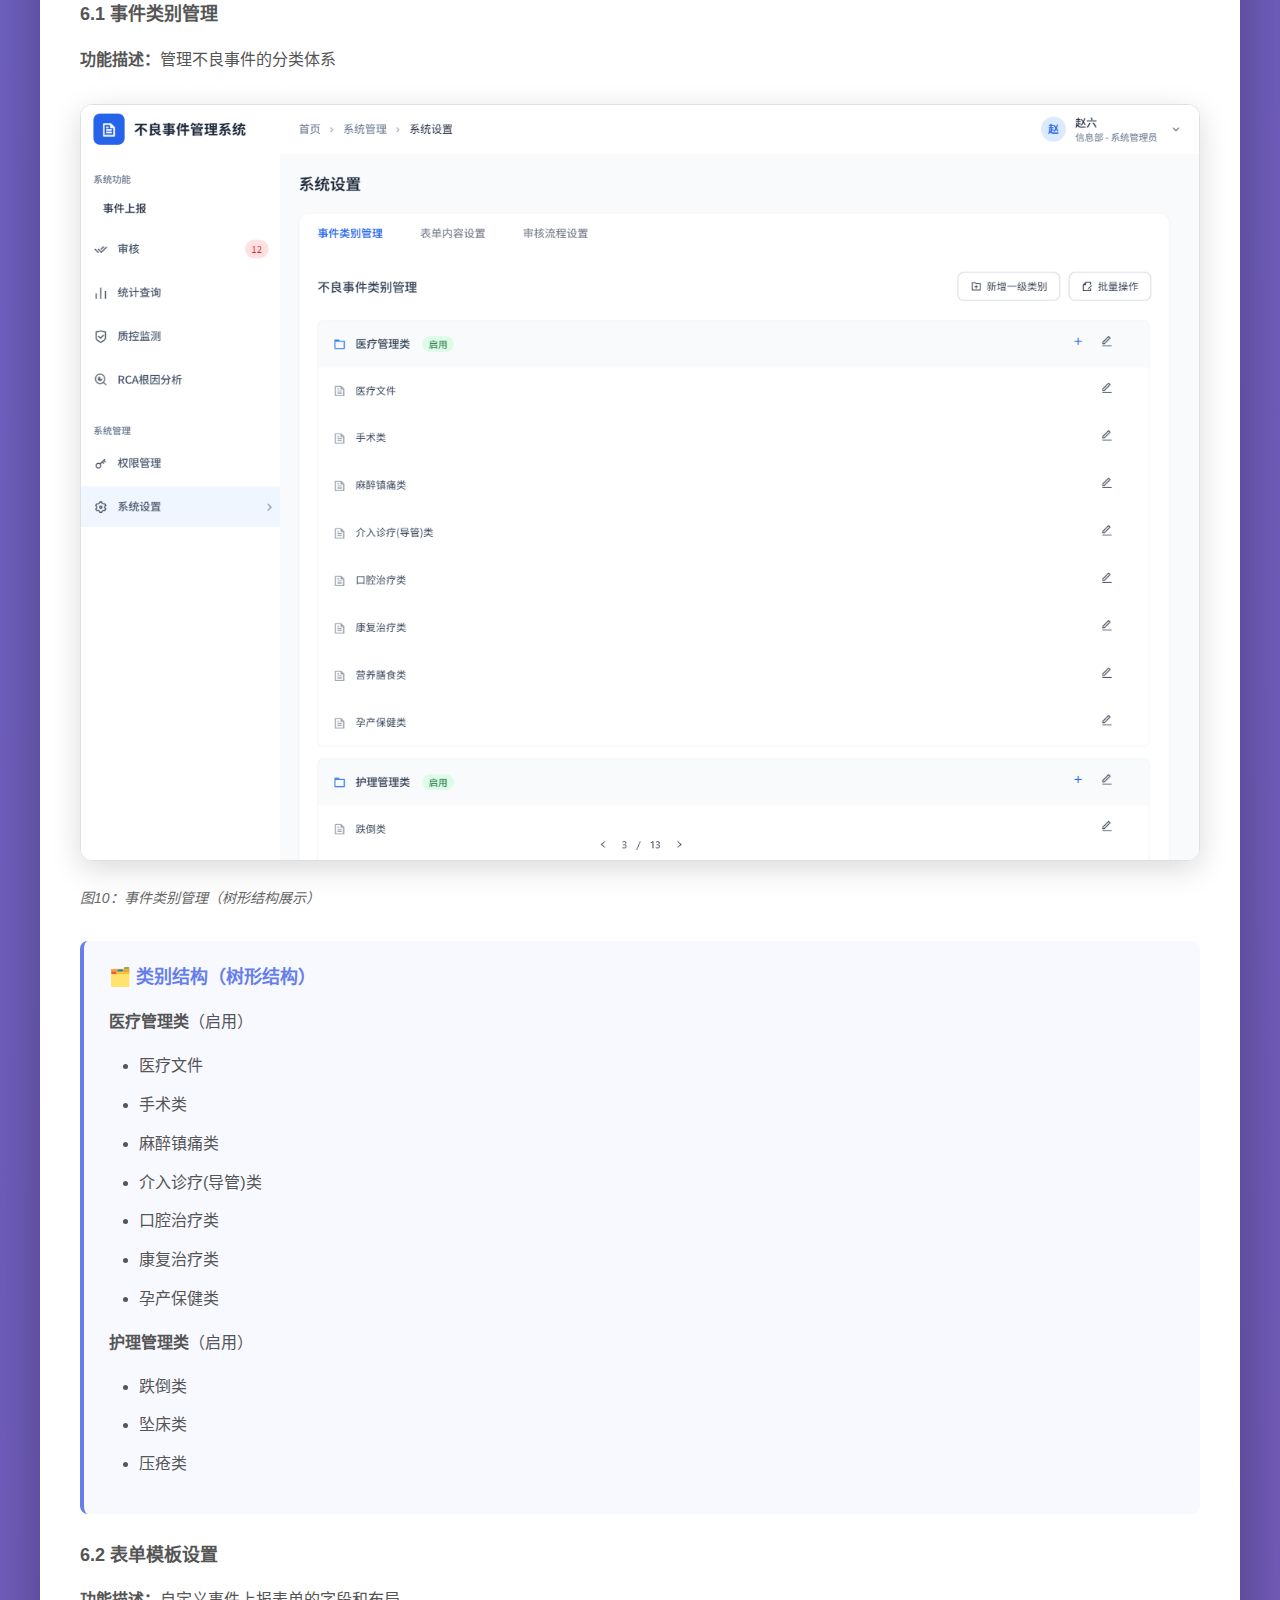
<file: 不良事件管理系统需求文档.html>
<!DOCTYPE html>
<html lang="zh-CN">
<head>
    <meta charset="UTF-8">
    <meta name="viewport" content="width=device-width, initial-scale=1.0">
    <title>不良事件管理系统 - 需求文档</title>
    <style>
        * {
            margin: 0;
            padding: 0;
            box-sizing: border-box;
        }

        body {
            font-family: "Microsoft YaHei", "PingFang SC", "Helvetica Neue", Arial, sans-serif;
            line-height: 1.8;
            color: #333;
            background: linear-gradient(135deg, #667eea 0%, #764ba2 100%);
            padding: 20px;
        }

        .container {
            max-width: 1200px;
            margin: 0 auto;
            background: white;
            border-radius: 16px;
            box-shadow: 0 20px 60px rgba(0, 0, 0, 0.3);
            overflow: hidden;
        }

        /* 头部样式 */
        .header {
            background: linear-gradient(135deg, #667eea 0%, #764ba2 100%);
            color: white;
            padding: 60px 40px;
            text-align: center;
        }

        .header h1 {
            font-size: 42px;
            margin-bottom: 15px;
            font-weight: 700;
            text-shadow: 2px 2px 4px rgba(0, 0, 0, 0.2);
        }

        .header .subtitle {
            font-size: 18px;
            opacity: 0.95;
            font-weight: 300;
        }

        /* 内容区域 */
        .content {
            padding: 50px 40px;
        }

        /* 目录样式 */
        .toc {
            background: #f8f9ff;
            border-left: 4px solid #667eea;
            padding: 30px;
            margin-bottom: 50px;
            border-radius: 8px;
        }

        .toc h2 {
            color: #667eea;
            margin-bottom: 20px;
            font-size: 24px;
        }

        .toc ul {
            list-style: none;
            padding-left: 0;
        }

        .toc li {
            padding: 8px 0;
            border-bottom: 1px solid #e0e6ff;
        }

        .toc li:last-child {
            border-bottom: none;
        }

        .toc a {
            color: #555;
            text-decoration: none;
            transition: color 0.3s;
            display: block;
        }

        .toc a:hover {
            color: #667eea;
            padding-left: 10px;
        }

        /* 章节样式 */
        .section {
            margin-bottom: 60px;
            scroll-margin-top: 20px;
        }

        .section h2 {
            color: #667eea;
            font-size: 32px;
            margin-bottom: 30px;
            padding-bottom: 15px;
            border-bottom: 3px solid #667eea;
            display: flex;
            align-items: center;
        }

        .section h2 .emoji {
            margin-right: 15px;
            font-size: 36px;
        }

        .section h3 {
            color: #764ba2;
            font-size: 24px;
            margin: 30px 0 20px;
            padding-left: 15px;
            border-left: 4px solid #764ba2;
        }

        .section h4 {
            color: #555;
            font-size: 18px;
            margin: 25px 0 15px;
            font-weight: 600;
        }

        /* 文字内容 */
        .section p {
            margin-bottom: 15px;
            text-align: justify;
            color: #555;
        }

        .section ul, .section ol {
            margin: 15px 0 15px 30px;
            color: #555;
        }

        .section li {
            margin-bottom: 10px;
        }

        /* 截图样式 */
        .screenshot {
            margin: 30px 0;
            text-align: center;
        }

        .screenshot img {
            max-width: 100%;
            border-radius: 12px;
            box-shadow: 0 8px 30px rgba(0, 0, 0, 0.15);
            border: 1px solid #e0e0e0;
            transition: transform 0.3s, box-shadow 0.3s;
        }

        .screenshot img:hover {
            transform: scale(1.02);
            box-shadow: 0 12px 40px rgba(0, 0, 0, 0.25);
        }

        .screenshot .caption {
            margin-top: 15px;
            color: #666;
            font-size: 14px;
            font-style: italic;
        }

        /* 信息卡片 */
        .info-box {
            background: #f8f9ff;
            border-left: 4px solid #667eea;
            padding: 20px 25px;
            margin: 25px 0;
            border-radius: 8px;
        }

        .info-box.warning {
            background: #fff8e6;
            border-left-color: #ffa500;
        }

        .info-box.success {
            background: #e6fff2;
            border-left-color: #00c853;
        }

        .info-box h4 {
            margin-top: 0;
            color: #667eea;
        }

        /* 功能卡片 */
        .feature-grid {
            display: grid;
            grid-template-columns: repeat(auto-fit, minmax(280px, 1fr));
            gap: 20px;
            margin: 30px 0;
        }

        .feature-card {
            background: linear-gradient(135deg, #667eea 0%, #764ba2 100%);
            color: white;
            padding: 25px;
            border-radius: 12px;
            box-shadow: 0 4px 15px rgba(0, 0, 0, 0.1);
            transition: transform 0.3s;
        }

        .feature-card:hover {
            transform: translateY(-5px);
        }

        .feature-card h4 {
            color: white;
            margin-bottom: 10px;
            font-size: 18px;
        }

        .feature-card p {
            color: rgba(255, 255, 255, 0.9);
            font-size: 14px;
            margin: 0;
        }

        /* 流程图样式 - 可视化流程 */
        .process-flow {
            display: flex;
            justify-content: space-between;
            gap: 30px;
            margin: 40px 0;
            padding: 40px;
            background: linear-gradient(135deg, #f8f9ff 0%, #e8ebff 100%);
            border-radius: 16px;
            overflow-x: auto;
        }

        .flow-column {
            flex: 1;
            min-width: 250px;
            display: flex;
            flex-direction: column;
            align-items: center;
        }

        .flow-header {
            font-size: 18px;
            font-weight: 700;
            color: white;
            background: linear-gradient(135deg, #667eea 0%, #764ba2 100%);
            padding: 15px 30px;
            border-radius: 25px;
            margin-bottom: 30px;
            box-shadow: 0 4px 15px rgba(102, 126, 234, 0.4);
            text-align: center;
            width: 100%;
        }

        .flow-step {
            background: white;
            padding: 20px 25px;
            border-radius: 12px;
            box-shadow: 0 4px 15px rgba(0, 0, 0, 0.1);
            text-align: center;
            font-size: 14px;
            color: #333;
            border: 2px solid #e0e6ff;
            transition: all 0.3s;
            width: 100%;
            line-height: 1.6;
        }

        .flow-step:hover {
            transform: translateY(-3px);
            box-shadow: 0 6px 20px rgba(102, 126, 234, 0.3);
            border-color: #667eea;
        }

        .flow-step.step-start {
            background: linear-gradient(135deg, #e0f2fe 0%, #dbeafe 100%);
            border-color: #0ea5e9;
            color: #0c4a6e;
            font-weight: 600;
        }

        .flow-step.step-process {
            background: linear-gradient(135deg, #fef3c7 0%, #fde68a 100%);
            border-color: #f59e0b;
            color: #78350f;
            font-weight: 600;
        }

        .flow-step.step-decision {
            background: linear-gradient(135deg, #e9d5ff 0%, #d8b4fe 100%);
            border-color: #a855f7;
            color: #581c87;
            font-weight: 600;
            position: relative;
        }

        .flow-step.step-decision::before {
            content: "⚡";
            position: absolute;
            top: -15px;
            left: 50%;
            transform: translateX(-50%);
            font-size: 20px;
        }

        .flow-step.step-end {
            background: linear-gradient(135deg, #fee2e2 0%, #fecaca 100%);
            border-color: #ef4444;
            color: #7f1d1d;
            font-weight: 600;
        }

        .flow-arrow {
            font-size: 28px;
            color: #667eea;
            margin: 15px 0;
            font-weight: bold;
            text-shadow: 0 2px 4px rgba(102, 126, 234, 0.3);
        }

        .flow-arrow-left {
            font-size: 28px;
            color: #f59e0b;
            margin: 10px 0;
            font-weight: bold;
        }

        .flow-arrow-right {
            font-size: 28px;
            color: #10b981;
            margin: 10px 0;
            font-weight: bold;
        }

        .flow-branches {
            display: flex;
            gap: 15px;
            margin: 20px 0;
            width: 100%;
            justify-content: space-around;
        }

        .branch {
            flex: 1;
            display: flex;
            flex-direction: column;
            align-items: center;
        }

        .branch-label {
            padding: 8px 16px;
            border-radius: 20px;
            font-size: 13px;
            font-weight: 600;
            margin-bottom: 10px;
            box-shadow: 0 2px 8px rgba(0, 0, 0, 0.15);
        }

        .branch-label.reject {
            background: linear-gradient(135deg, #fbbf24 0%, #f59e0b 100%);
            color: white;
        }

        .branch-label.refuse {
            background: linear-gradient(135deg, #f87171 0%, #ef4444 100%);
            color: white;
        }

        .branch-label.success {
            background: linear-gradient(135deg, #34d399 0%, #10b981 100%);
            color: white;
        }

        /* 流程图响应式 */
        @media (max-width: 968px) {
            .process-flow {
                flex-direction: column;
                gap: 40px;
            }

            .flow-column {
                width: 100%;
            }
        }

        /* 简单流程图样式 */
        .simple-flow {
            display: flex;
            flex-direction: column;
            align-items: center;
            padding: 25px;
            background: linear-gradient(135deg, #f8f9ff 0%, #e8ebff 100%);
            border-radius: 12px;
            margin: 25px auto;
            max-width: 380px;
        }

        .simple-flow-step {
            background: white;
            padding: 15px 25px;
            border-radius: 12px;
            box-shadow: 0 4px 12px rgba(0, 0, 0, 0.08);
            text-align: center;
            border: 2px solid #e0e6ff;
            transition: all 0.3s;
            width: 100%;
        }

        .simple-flow-step:hover {
            transform: scale(1.03);
            box-shadow: 0 6px 20px rgba(102, 126, 234, 0.25);
            border-color: #667eea;
        }

        .simple-flow-step.flow-start {
            background: linear-gradient(135deg, #d1fae5 0%, #a7f3d0 100%);
            border-color: #10b981;
        }

        .simple-flow-step.flow-end {
            background: linear-gradient(135deg, #dbeafe 0%, #bfdbfe 100%);
            border-color: #3b82f6;
        }

        .step-icon {
            font-size: 24px;
            margin-bottom: 5px;
        }

        .step-text {
            font-size: 16px;
            font-weight: 700;
            color: #333;
            margin-bottom: 5px;
        }

        .step-detail {
            font-size: 12px;
            color: #666;
            margin-top: 5px;
            line-height: 1.4;
        }

        .simple-flow-arrow {
            font-size: 24px;
            color: #667eea;
            margin: 12px 0;
            font-weight: bold;
            text-shadow: 0 2px 6px rgba(102, 126, 234, 0.3);
        }

        /* 保留旧的flowchart样式作为备用 */
        .flowchart {
            background: #f8f9ff;
            padding: 30px;
            border-radius: 12px;
            margin: 30px 0;
            overflow-x: auto;
        }

        .flowchart pre {
            font-family: "Consolas", "Monaco", monospace;
            font-size: 14px;
            line-height: 1.8;
            color: #555;
        }

        /* 表格样式 */
        table {
            width: 100%;
            border-collapse: collapse;
            margin: 30px 0;
            box-shadow: 0 2px 15px rgba(0, 0, 0, 0.1);
            border-radius: 8px;
            overflow: hidden;
        }

        thead {
            background: linear-gradient(135deg, #667eea 0%, #764ba2 100%);
            color: white;
        }

        th {
            padding: 15px;
            text-align: left;
            font-weight: 600;
        }

        td {
            padding: 15px;
            border-bottom: 1px solid #f0f0f0;
        }

        tbody tr:hover {
            background: #f8f9ff;
        }

        /* 标签样式 */
        .tag {
            display: inline-block;
            padding: 4px 12px;
            background: #667eea;
            color: white;
            border-radius: 20px;
            font-size: 12px;
            margin: 0 5px 5px 0;
        }

        .tag.required {
            background: #f44336;
        }

        .tag.optional {
            background: #4caf50;
        }

        /* 页脚 */
        .footer {
            background: #2d3748;
            color: white;
            padding: 30px 40px;
            text-align: center;
        }

        .footer p {
            color: rgba(255, 255, 255, 0.8);
            margin: 5px 0;
        }

        /* 响应式设计 */
        @media (max-width: 768px) {
            .container {
                border-radius: 0;
            }

            .header {
                padding: 40px 20px;
            }

            .header h1 {
                font-size: 28px;
            }

            .content {
                padding: 30px 20px;
            }

            .section h2 {
                font-size: 24px;
            }

            .feature-grid {
                grid-template-columns: 1fr;
            }
        }

        /* 打印样式 */
        @media print {
            body {
                background: white;
                padding: 0;
            }

            .container {
                box-shadow: none;
            }

            .screenshot img {
                page-break-inside: avoid;
            }

            .section {
                page-break-inside: avoid;
            }
        }
    </style>
</head>
<body>
    <div class="container">
        <!-- 头部 -->
        <div class="header">
            <h1>📋 不良事件管理系统</h1>
            <p class="subtitle">完整需求分析文档 v1.0</p>
        </div>

        <!-- 内容区域 -->
        <div class="content">
            
            <!-- 目录 -->
            <div class="toc">
                <h2>📑 文档目录</h2>
                <ul>
                    <li><a href="#overview">一、系统概述</a></li>
                    <li><a href="#modules">二、核心功能模块</a></li>
                    <li><a href="#process">三、系统流程图</a></li>
                    <li><a href="#technical">四、技术要点提示</a></li>
                    <li><a href="#data">五、关键数据字段</a></li>
                </ul>
            </div>

            <!-- 第一部分：系统概述 -->
            <section id="overview" class="section">
                <h2><span class="emoji">🎯</span>一、系统概述</h2>
                
                <p>这是一套医院用的<strong>不良事件上报和管理系统</strong>（就像一个"医疗问题报告平台"），主要用于：</p>
                
                <ul>
                    <li>医护人员发现问题时在线上报</li>
                    <li>各级部门逐级审核</li>
                    <li>统计分析找出改进方向</li>
                    <li>质量控制和监测</li>
                </ul>

                <div class="info-box">
                    <h4>💡 通俗理解</h4>
                    <p>就像一个"医院问题反馈系统"：医生护士发现问题 → 在线填表 → 部门审核 → 统计分析 → 改进管理</p>
                </div>
            </section>

            <!-- 第二部分：核心功能模块 -->
            <section id="modules" class="section">
                <h2><span class="emoji">⚙️</span>二、核心功能模块</h2>

                <!-- 模块1：事件上报 -->
                <h3>🎯 模块1：事件上报功能</h3>
                
                <h4>1.1 事件上报表单</h4>
                <p><strong>功能描述：</strong>医护人员填写表单上报不良事件</p>

                <div class="screenshot">
                    <img src="images/screenshot-12.png" alt="事件上报表单">
                    <p class="caption">图1：事件上报表单页面</p>
                </div>

                <div class="screenshot">
                    <img src="images/screenshot-13.png" alt="选择事件分类">
                    <p class="caption">图2：选择事件分类（支持多分类体系）</p>
                </div>

                <div class="info-box">
                    <h4>📝 表单字段包括</h4>
                    
                    <p><strong>① 事件基本信息</strong></p>
                    <ul>
                        <li>事件上报时间* <span class="tag required">必填</span>（日期时间选择器）</li>
                        <li>事件发生时间* <span class="tag required">必填</span>（日期时间选择器）</li>
                        <li>不良事件分类* <span class="tag required">必填</span>（多选标签，如：医疗管理类、手术类）</li>
                        <li>患者类别* <span class="tag required">必填</span>（单选：急诊/门诊/住院/其他）</li>
                    </ul>

                    <p><strong>② 患者基本信息</strong></p>
                    <ul>
                        <li>患者ID号* <span class="tag required">必填</span>（文本输入）</li>
                        <li>住院号 <span class="tag optional">选填</span>（带门诊患者不填提示）</li>
                        <li>患者姓名* <span class="tag required">必填</span>（文本输入）</li>
                        <li>性别* <span class="tag required">必填</span>（单选：男/女）</li>
                        <li>年龄* <span class="tag required">必填</span>（数字输入）</li>
                        <li>所在科室* <span class="tag required">必填</span>（下拉选择）</li>
                        <li>入院/就诊时间* <span class="tag required">必填</span>（日期时间）</li>
                        <li>出院时间 <span class="tag optional">选填</span>（日期时间）</li>
                        <li>诊断* <span class="tag required">必填</span>（文本域）</li>
                    </ul>

                    <p><strong>③ 事件详情</strong></p>
                    <ul>
                        <li>不良事件发生过程描述* <span class="tag required">必填</span>（富文本编辑器）</li>
                        <li>事件处理过程 <span class="tag optional">选填</span></li>
                        <li>事件处理结果集 <span class="tag optional">选填</span></li>
                    </ul>
                </div>

                <div class="info-box success">
                    <h4>✨ 交互特点</h4>
                    <ul>
                        <li>草稿状态保存功能</li>
                        <li>支持返回编辑</li>
                        <li>打印功能</li>
                    </ul>
                </div>

                <!-- 模块2：审核列表 -->
                <h3>📊 模块2：审核列表（审核台）</h3>
                
                <h4>2.1 审核列表页面</h4>
                <p><strong>功能描述：</strong>展示待审核的事件列表</p>

                <div class="screenshot">
                    <img src="images/screenshot-10.png" alt="审核列表">
                    <p class="caption">图3：待审核事件列表（支持筛选和批量审核）</p>
                </div>

                <div class="screenshot">
                    <img src="images/screenshot-11.png" alt="审核列表详细">
                    <p class="caption">图4：审核列表（显示待审核数量12条）</p>
                </div>

                <table>
                    <thead>
                        <tr>
                            <th>列表字段</th>
                            <th>说明</th>
                        </tr>
                    </thead>
                    <tbody>
                        <tr>
                            <td>操作列</td>
                            <td>审核按钮</td>
                        </tr>
                        <tr>
                            <td>事件一级类别</td>
                            <td>如：医疗管理类、护理管理类</td>
                        </tr>
                        <tr>
                            <td>事件二级类别</td>
                            <td>如：手术类、跌倒类</td>
                        </tr>
                        <tr>
                            <td>患者类别</td>
                            <td>住院/门诊/急诊</td>
                        </tr>
                        <tr>
                            <td>患者ID号</td>
                            <td>唯一标识</td>
                        </tr>
                        <tr>
                            <td>住院号</td>
                            <td>住院患者专用</td>
                        </tr>
                        <tr>
                            <td>患者姓名</td>
                            <td>-</td>
                        </tr>
                        <tr>
                            <td>上报人</td>
                            <td>上报人姓名</td>
                        </tr>
                        <tr>
                            <td>上报科室</td>
                            <td>发生科室</td>
                        </tr>
                        <tr>
                            <td>上报时间</td>
                            <td>精确到分钟</td>
                        </tr>
                        <tr>
                            <td>当前状态</td>
                            <td>待审核/已通过/待判定等</td>
                        </tr>
                    </tbody>
                </table>

                <h4>2.2 审核详情页面</h4>
                <p><strong>功能描述：</strong>查看事件详情并进行审核操作</p>

                <div class="screenshot">
                    <img src="images/screenshot-07.png" alt="审核详情页">
                    <p class="caption">图5：事件详情页（包含完整的事件信息和患者信息）</p>
                </div>

                <div class="screenshot">
                    <img src="images/screenshot-09.png" alt="审核进度">
                    <p class="caption">图6：审核进度时间轴（显示审核流转过程）</p>
                </div>

                <div class="info-box">
                    <h4>📄 页面内容</h4>
                    <ul>
                        <li><strong>审核进度：</strong>时间轴展示（事件上报 → 职能部门审核未开始）</li>
                        <li><strong>事件详情：</strong>只读展示所有上报信息
                            <ul>
                                <li>事件基本信息</li>
                                <li>患者基本信息</li>
                                <li>事件详情描述</li>
                            </ul>
                        </li>
                        <li><strong>操作按钮：</strong>返回列表、打印、待审核标签</li>
                    </ul>
                </div>

                <!-- 模块3：质控监测 -->
                <h3>🔍 模块3：质控监测</h3>
                
                <h4>3.1 质控监测主页</h4>
                <p><strong>功能描述：</strong>对不良事件进行质量控制和监测</p>

                <div class="screenshot">
                    <img src="images/screenshot-06.png" alt="质控监测主页">
                    <p class="caption">图7：质控监测主页（含数据看板和筛选列表）</p>
                </div>

                <div class="feature-grid">
                    <div class="feature-card">
                        <h4>待判定事件</h4>
                        <p>24条 ↑8.3%<br>较上周增长2例</p>
                    </div>
                    <div class="feature-card">
                        <h4>奖励事件</h4>
                        <p>985条 ↑5.2%<br>占比80.5%</p>
                    </div>
                    <div class="feature-card">
                        <h4>不奖励事件</h4>
                        <p>243条 ↓2.1%<br>占比19.5%</p>
                    </div>
                    <div class="feature-card">
                        <h4>争议事件</h4>
                        <p>12条 ↑14.3%<br>需专家委员会判定</p>
                    </div>
                </div>

                <div class="info-box">
                    <h4>🔎 查询条件</h4>
                    <ul>
                        <li>时间范围* <span class="tag required">必选</span>（日期范围）</li>
                        <li>事件一级类别（下拉多选）</li>
                        <li>质控状态（下拉多选）</li>
                        <li>审核状态（下拉多选）</li>
                        <li>上报科室（下拉）</li>
                        <li>事件姓名（文本输入）</li>
                        <li>患者ID号（文本输入）</li>
                        <li>事件编号（文本输入）</li>
                    </ul>
                </div>

                <!-- 模块4：统计查询 -->
                <h3>📈 模块4：统计查询</h3>
                
                <h4>4.1 统计查询页面</h4>
                <p><strong>功能描述：</strong>多维度统计分析不良事件数据</p>

                <div class="screenshot">
                    <img src="images/screenshot-08.png" alt="统计查询页面">
                    <p class="caption">图8：统计查询页面（含饼图和趋势图）</p>
                </div>

                <div class="info-box">
                    <h4>📊 数据展示区</h4>
                    
                    <p><strong>① 汇总数据卡片：</strong></p>
                    <ul>
                        <li>总上报数：1,248 ↑12.5%（较上周增长138例）</li>
                        <li>已审核数：1,126 ↑9.8%（审核完成率90.2%）</li>
                        <li>奖励事件数：985 ↓3.2%（占比80.5%）</li>
                        <li>高风险事件数：42 ↓8.7%（占事件占比3.4%）</li>
                    </ul>

                    <p><strong>② 事件类别分布：</strong></p>
                    <ul>
                        <li>饼图展示</li>
                        <li>医疗管理类40%</li>
                        <li>护理管理类25%</li>
                        <li>药品管理类15%</li>
                    </ul>

                    <p><strong>③ 近12个月上报趋势：</strong></p>
                    <ul>
                        <li>面积折线图</li>
                        <li>支持切换类别（全部/医疗类/护理类）</li>
                    </ul>
                </div>

                <!-- 模块5：RCA根因分析 -->
                <h3>📝 模块5：RCA根因分析</h3>
                
                <h4>5.1 RCA分析管理</h4>
                <p><strong>功能描述：</strong>针对重大事件进行根因分析</p>

                <div class="screenshot">
                    <img src="images/screenshot-05.png" alt="RCA根因分析">
                    <p class="caption">图9：RCA根因分析管理页面（支持模板下载和报告上传）</p>
                </div>

                <div class="info-box">
                    <h4>🔧 功能区域</h4>
                    
                    <p><strong>① RCA模板下载：</strong></p>
                    <ul>
                        <li>提示：下载RCA分析模板，按指引填写后上传</li>
                        <li>按钮：下载RCA分析模板</li>
                    </ul>

                    <p><strong>② 上传RCA报告：</strong></p>
                    <ul>
                        <li>拖拽上传文件</li>
                        <li>支持格式：.docx, .pdf, .xlsx，最大5MB</li>
                    </ul>

                    <p><strong>③ 查询条件：</strong></p>
                    <ul>
                        <li>时间范围*</li>
                        <li>报告科室（下拉）</li>
                        <li>报告人姓名（文本输入）</li>
                    </ul>

                    <p><strong>④ RCA报告列表：</strong></p>
                    <ul>
                        <li>报告名称</li>
                        <li>报告科室</li>
                        <li>报告人</li>
                        <li>提交日期</li>
                        <li>操作（查看/下载/更多）</li>
                    </ul>
                </div>

                <!-- 模块6：系统设置 -->
                <h3>⚙️ 模块6：系统设置</h3>
                
                <h4>6.1 事件类别管理</h4>
                <p><strong>功能描述：</strong>管理不良事件的分类体系</p>

                <div class="screenshot">
                    <img src="images/screenshot-03.png" alt="事件类别管理">
                    <p class="caption">图10：事件类别管理（树形结构展示）</p>
                </div>

                <div class="info-box">
                    <h4>🗂️ 类别结构（树形结构）</h4>
                    
                    <p><strong>医疗管理类</strong>（启用）</p>
                    <ul>
                        <li>医疗文件</li>
                        <li>手术类</li>
                        <li>麻醉镇痛类</li>
                        <li>介入诊疗(导管)类</li>
                        <li>口腔治疗类</li>
                        <li>康复治疗类</li>
                        <li>孕产保健类</li>
                    </ul>

                    <p><strong>护理管理类</strong>（启用）</p>
                    <ul>
                        <li>跌倒类</li>
                        <li>坠床类</li>
                        <li>压疮类</li>
                    </ul>
                </div>

                <h4>6.2 表单模板设置</h4>
                <p><strong>功能描述：</strong>自定义事件上报表单的字段和布局</p>

                <div class="screenshot">
                    <img src="images/screenshot-02.png" alt="表单模板设置">
                    <p class="caption">图11：表单模板设置（支持拖拽设计）</p>
                </div>

                <div class="info-box">
                    <h4>🎨 表单设计区域</h4>
                    
                    <p><strong>字段类型库（左侧工具栏）：</strong></p>
                    <ul>
                        <li>基础字段：单行文本、多行文本、数字、单选框组、复选框组、下拉选择</li>
                        <li>高级字段：日期选择、时间选择、图片上传、附件上传</li>
                    </ul>

                    <p><strong>表单预览区（中间）：</strong></p>
                    <ul>
                        <li>显示表单标题："不良事件上报单"</li>
                        <li>分段展示：一、事件基本信息；二、事件详细描述</li>
                    </ul>

                    <p><strong>字段属性配置（右侧）：</strong></p>
                    <ul>
                        <li>表单标题、字段名称、日期选择、时间选择等</li>
                    </ul>
                </div>

                <h4>6.3 审核流程设置</h4>
                <p><strong>功能描述：</strong>配置不同事件类别的审核流程</p>

                <div class="screenshot">
                    <img src="images/screenshot-01.png" alt="审核流程设置">
                    <p class="caption">图12：审核流程设置（可视化流程设计）</p>
                </div>

                <div class="simple-flow">
                    <div class="simple-flow-step flow-start">
                        <div class="step-icon">🚀</div>
                        <div class="step-text">开始</div>
                    </div>
                    <div class="simple-flow-arrow">↓</div>
                    <div class="simple-flow-step">
                        <div class="step-icon">👨‍⚕️</div>
                        <div class="step-text">科室初审</div>
                        <div class="step-detail">张三/四科主任，需时例外主任</div>
                    </div>
                    <div class="simple-flow-arrow">↓</div>
                    <div class="simple-flow-step">
                        <div class="step-icon">👔</div>
                        <div class="step-text">部门复审</div>
                        <div class="step-detail">主任，医务部主任</div>
                    </div>
                    <div class="simple-flow-arrow">↓</div>
                    <div class="simple-flow-step flow-end">
                        <div class="step-icon">✅</div>
                        <div class="step-text">结束</div>
                    </div>
                </div>

                <div class="info-box warning">
                    <h4>⚠️ 提示</h4>
                    <p>若要退出全屏，请从页面顶部向下滑动或按Esc</p>
                    <p>从左向右按先后顺序，质监办与督管班都接收检验后送至质控部内检验后发报</p>
                </div>

                <!-- 模块7：权限管理 -->
                <h3>🔐 模块7：权限管理</h3>
                
                <h4>7.1 权限组管理</h4>
                <p><strong>功能描述：</strong>管理系统的角色权限</p>

                <div class="screenshot">
                    <img src="images/screenshot-04.png" alt="权限管理">
                    <p class="caption">图13：权限组管理（含6个预设角色）</p>
                </div>

                <table>
                    <thead>
                        <tr>
                            <th>权限组名称</th>
                            <th>描述</th>
                            <th>用户数</th>
                            <th>状态</th>
                        </tr>
                    </thead>
                    <tbody>
                        <tr>
                            <td>管理员权限</td>
                            <td>系统最高权限，可访问所有功能模块</td>
                            <td>5</td>
                            <td><span class="tag">启用</span></td>
                        </tr>
                        <tr>
                            <td>上报人员</td>
                            <td>仅拥有事件上报功能权限</td>
                            <td>128</td>
                            <td><span class="tag">启用</span></td>
                        </tr>
                        <tr>
                            <td>科室审核</td>
                            <td>科室负责人初审权限</td>
                            <td>26</td>
                            <td><span class="tag">启用</span></td>
                        </tr>
                        <tr>
                            <td>职能部门审核</td>
                            <td>职能部门负责人终审权限</td>
                            <td>18</td>
                            <td><span class="tag">启用</span></td>
                        </tr>
                        <tr>
                            <td>质控管理</td>
                            <td>质控部门监测与判定权限</td>
                            <td>12</td>
                            <td><span class="tag">启用</span></td>
                        </tr>
                        <tr>
                            <td>统计分析</td>
                            <td>仅拥有统计与查询权限报表权限</td>
                            <td>8</td>
                            <td><span class="tag optional">禁用</span></td>
                        </tr>
                    </tbody>
                </table>
            </section>

            <!-- 第三部分：系统流程图 -->
            <section id="process" class="section">
                <h2><span class="emoji">🔄</span>三、系统流程图</h2>

                <h3>📌 整体上报审核流程</h3>

                <div class="process-flow">
                    <div class="flow-column">
                        <div class="flow-header">上报人员</div>
                        <div class="flow-step step-start">BS网页版</div>
                        <div class="flow-arrow">↓</div>
                        <div class="flow-step">嵌入式系统</div>
                        <div class="flow-arrow">↓</div>
                        <div class="flow-step">住院医生站<br>护士工作站<br>门诊医生站<br>辅诊护理程序<br>药事管理程序</div>
                        <div class="flow-arrow">↓</div>
                        <div class="flow-step">上报、统计</div>
                    </div>

                    <div class="flow-column">
                        <div class="flow-header">职能部门审核</div>
                        <div class="flow-step step-process">接收上报</div>
                        <div class="flow-arrow">↓</div>
                        <div class="flow-step step-decision">审核判断</div>
                        <div class="flow-branches">
                            <div class="branch">
                                <div class="branch-label reject">驳回</div>
                                <div class="flow-arrow-left">←</div>
                            </div>
                            <div class="branch">
                                <div class="branch-label refuse">拒绝</div>
                                <div class="flow-arrow">↓</div>
                                <div class="flow-step step-end">结束流程</div>
                            </div>
                            <div class="branch">
                                <div class="branch-label success">通过</div>
                                <div class="flow-arrow-right">→</div>
                            </div>
                        </div>
                        <div class="flow-step">审核、分析、统计</div>
                    </div>

                    <div class="flow-column">
                        <div class="flow-header">质控与统计</div>
                        <div class="flow-step step-start">BS网页版</div>
                        <div class="flow-arrow">↓</div>
                        <div class="flow-step">质控监测</div>
                        <div class="flow-arrow">↓</div>
                        <div class="flow-step">统计分析</div>
                        <div class="flow-arrow">↓</div>
                        <div class="flow-step">权限分配</div>
                    </div>
                </div>

                <div class="info-box">
                    <h4>📝 流程说明</h4>
                    <ol>
                        <li><strong>上报：</strong>医护人员通过BS网页版或嵌入的医生/护士工作站上报</li>
                        <li><strong>职能部门审核：</strong>
                            <ul>
                                <li>通过 → 进入质控监测</li>
                                <li>拒绝 → 结束流程</li>
                                <li>驳回 → 返回上报人修改</li>
                            </ul>
                        </li>
                        <li><strong>质控监测：</strong>统计分析、权限分配</li>
                    </ol>
                </div>
            </section>

            <!-- 第四部分：技术要点 -->
            <section id="technical" class="section">
                <h2><span class="emoji">💻</span>四、技术要点提示</h2>

                <h3>🎨 界面特点</h3>
                <ul>
                    <li>左侧导航菜单（可折叠）</li>
                    <li>顶部面包屑导航</li>
                    <li>右上角用户信息（显示姓名、科室、角色）</li>
                    <li>消息通知图标</li>
                    <li>主题色：蓝色系（#409EFF）</li>
                </ul>

                <h3>📱 交互特点</h3>
                <ul>
                    <li>表格支持排序、筛选、分页</li>
                    <li>表单支持草稿保存</li>
                    <li>支持导出Excel</li>
                    <li>支持打印</li>
                    <li>时间范围选择器</li>
                    <li>下拉多选</li>
                    <li>树形结构展示</li>
                </ul>

                <h3>🔔 待办提醒</h3>
                <ul>
                    <li>审核列表显示待审核数量（红色数字角标）</li>
                    <li>系统顶部消息提示</li>
                </ul>
            </section>

            <!-- 第五部分：关键数据字段 -->
            <section id="data" class="section">
                <h2><span class="emoji">🔢</span>五、关键数据字段</h2>

                <h3>📋 事件编号规则</h3>
                <p><strong>格式：</strong><code>AE + 年月日 + 序号</code></p>
                <p><strong>示例：</strong><code>AE20230929001</code></p>

                <h3>🏥 患者编号</h3>
                <ul>
                    <li><strong>患者ID号：</strong><code>PAT + 年月日 + 序号</code>（如PAT20230929001）</li>
                    <li><strong>住院号：</strong><code>ZY + 年月日 + 序号</code>（如ZY20230929001）</li>
                </ul>

                <div class="info-box success">
                    <h4>✅ 总结</h4>
                    <p>这就是这套<strong>不良事件管理系统</strong>的完整需求！系统涵盖了从事件上报、审核流转、质控监测、统计分析到系统配置的全流程管理。</p>
                </div>
            </section>

        </div>

        <!-- 页脚 -->
        <div class="footer">
            <p>📄 不良事件管理系统需求文档</p>
            <p>Version 1.0 | 生成日期：2025年</p>
        </div>
    </div>
</body>
</html>
</file>
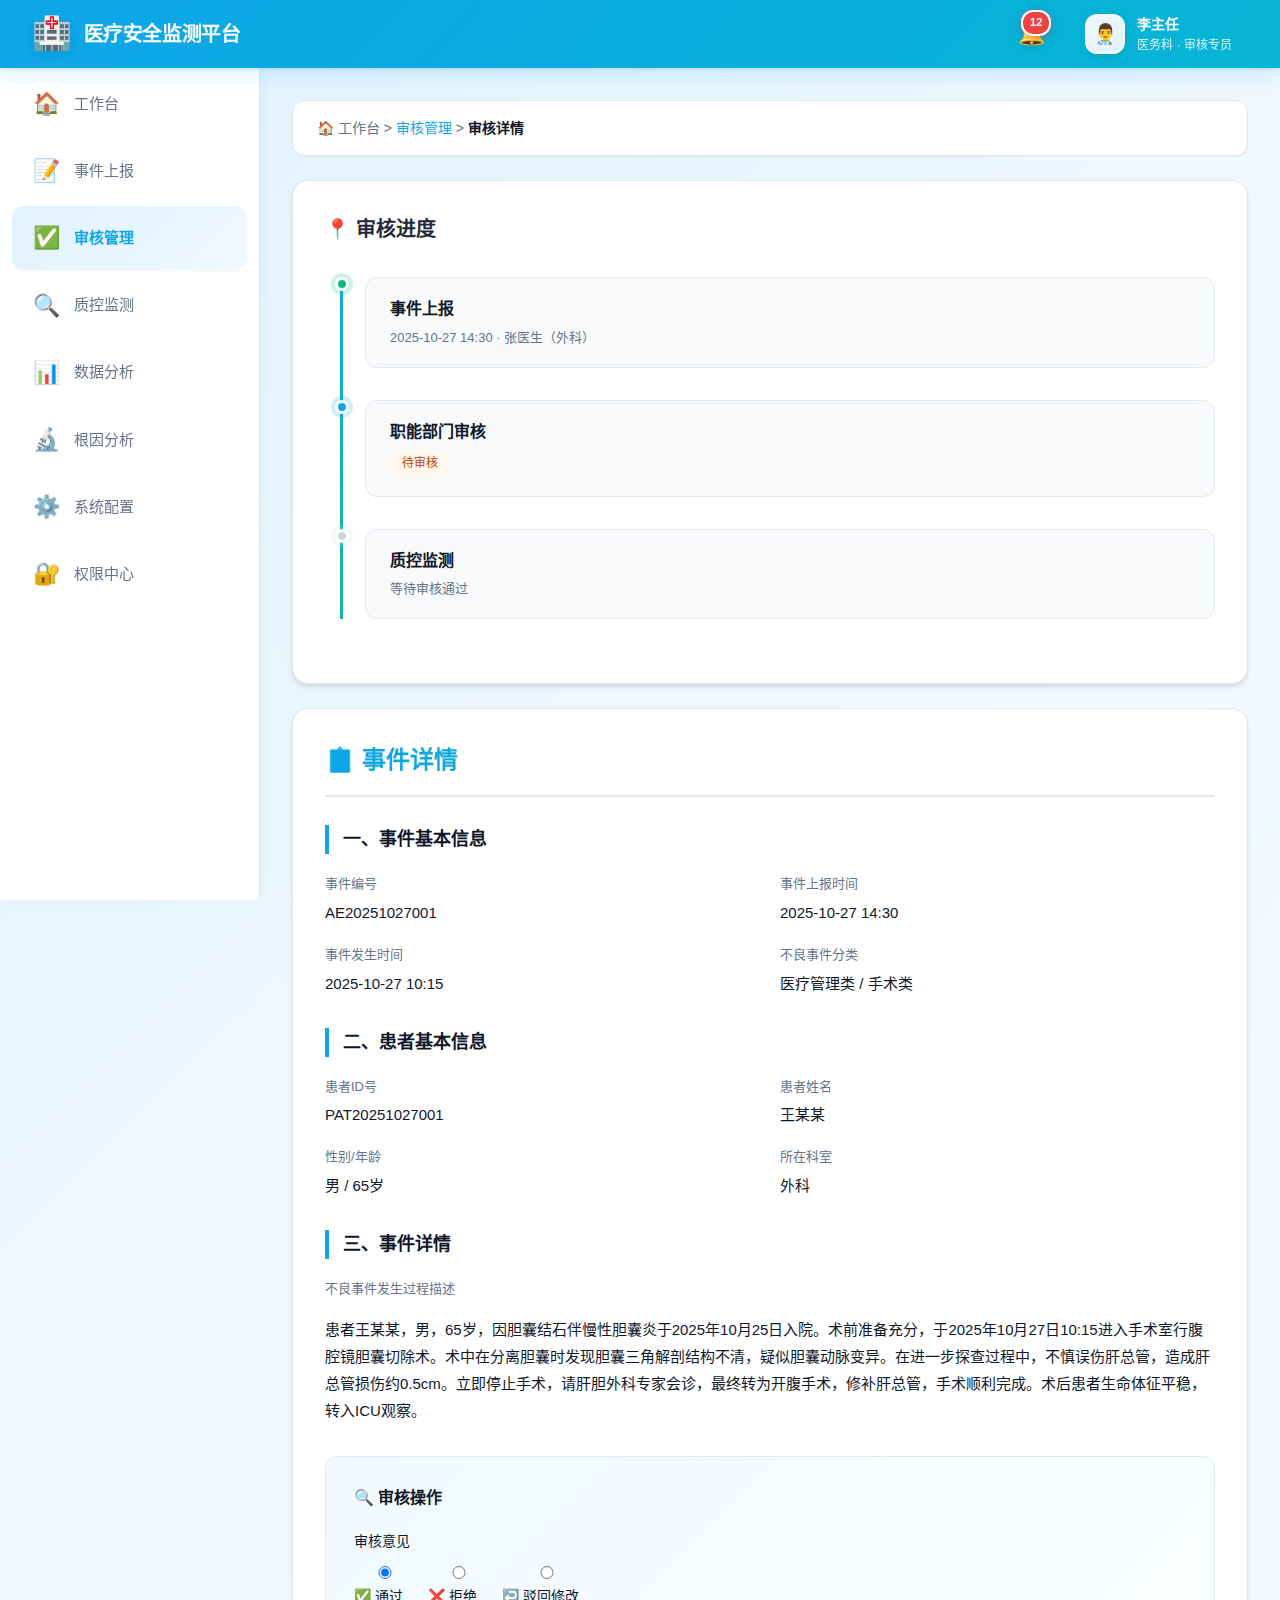
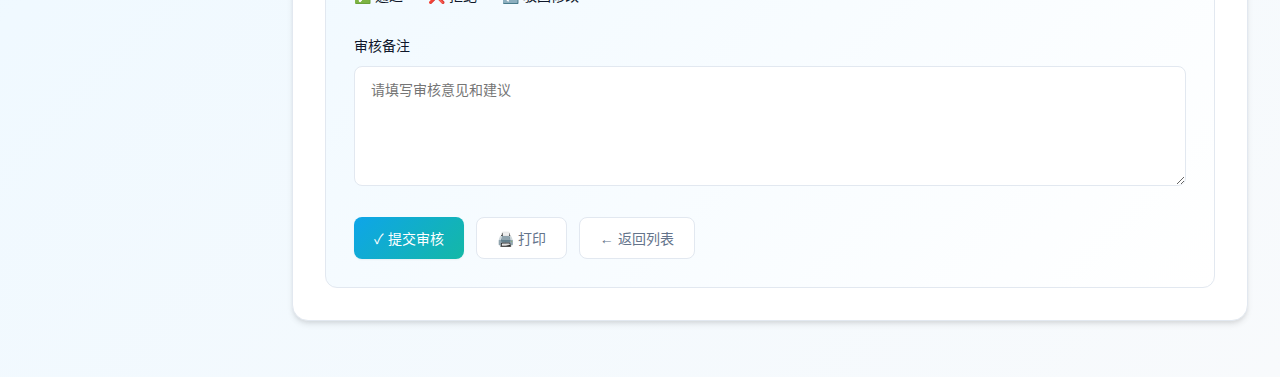
<file: prototype/audit-detail.html>
<!DOCTYPE html>
<html lang="zh-CN">
<head>
    <meta charset="UTF-8">
    <meta name="viewport" content="width=device-width, initial-scale=1.0">
    <title>审核详情 - 医疗安全监测平台</title>
    <link rel="stylesheet" href="styles.css">
    <style>
        .detail-container {
            background: white;
            border-radius: 16px;
            padding: 32px;
            margin-bottom: 24px;
            box-shadow: var(--shadow-md);
            border: 1px solid var(--border);
        }

        .detail-title {
            font-size: 24px;
            font-weight: 700;
            margin-bottom: 28px;
            padding-bottom: 16px;
            border-bottom: 2px solid var(--border);
            background: linear-gradient(135deg, var(--primary) 0%, var(--secondary) 100%);
            -webkit-background-clip: text;
            -webkit-text-fill-color: transparent;
        }

        .timeline {
            position: relative;
            padding-left: 40px;
            margin: 32px 0;
        }

        .timeline::before {
            content: '';
            position: absolute;
            left: 15px;
            top: 0;
            bottom: 0;
            width: 3px;
            background: linear-gradient(180deg, var(--primary) 0%, var(--secondary) 100%);
        }

        .timeline-item {
            position: relative;
            padding-bottom: 32px;
        }

        .timeline-dot {
            position: absolute;
            left: -30px;
            top: 0;
            width: 14px;
            height: 14px;
            border-radius: 50%;
            background: var(--primary);
            border: 3px solid white;
            box-shadow: 0 0 0 4px rgba(14, 165, 233, 0.2);
        }

        .timeline-dot.completed {
            background: var(--success);
            box-shadow: 0 0 0 4px rgba(16, 185, 129, 0.2);
        }

        .timeline-dot.pending {
            background: #cbd5e1;
            box-shadow: 0 0 0 4px rgba(203, 213, 225, 0.2);
        }

        .timeline-content {
            background: #f8fafc;
            padding: 18px 24px;
            border-radius: 12px;
            border: 1px solid var(--border);
        }

        .timeline-stage {
            font-weight: 600;
            color: var(--text-primary);
            margin-bottom: 6px;
        }

        .timeline-time {
            font-size: 13px;
            color: var(--text-secondary);
        }

        .detail-section {
            margin-bottom: 32px;
        }

        .section-subtitle {
            font-size: 18px;
            font-weight: 600;
            margin-bottom: 20px;
            color: var(--text-primary);
            padding-left: 14px;
            border-left: 4px solid var(--primary);
        }

        .detail-grid {
            display: grid;
            grid-template-columns: repeat(auto-fit, minmax(300px, 1fr));
            gap: 20px;
        }

        .detail-item {
            display: flex;
            flex-direction: column;
        }

        .detail-label {
            font-size: 13px;
            color: var(--text-secondary);
            margin-bottom: 6px;
        }

        .detail-value {
            font-size: 15px;
            color: var(--text-primary);
            font-weight: 500;
        }

        .audit-form {
            background: linear-gradient(135deg, #f0f9ff 0%, #ffffff 100%);
            padding: 28px;
            border-radius: 12px;
            margin-top: 32px;
            border: 1px solid var(--border);
        }

        .audit-form h4 {
            margin-bottom: 20px;
            color: var(--text-primary);
            font-weight: 600;
        }

        .action-buttons {
            display: flex;
            gap: 12px;
            margin-top: 24px;
        }
    </style>
</head>
<body>
    <div class="header">
        <div class="logo">
            <span class="logo-icon">🏥</span>
            <span>医疗安全监测平台</span>
        </div>
        <div class="user-info">
            <div class="notification">🔔<span class="badge">12</span></div>
            <div class="user-avatar">
                <div class="avatar">👨‍⚕️</div>
                <div>
                    <div style="font-size: 14px; font-weight: 600;">李主任</div>
                    <div style="font-size: 12px; opacity: 0.85;">医务科 · 审核专员</div>
                </div>
            </div>
        </div>
    </div>

    <div class="sidebar">
        <a href="index.html" class="menu-item"><span class="menu-icon">🏠</span><span>工作台</span></a>
        <a href="report.html" class="menu-item"><span class="menu-icon">📝</span><span>事件上报</span></a>
        <a href="audit-list.html" class="menu-item active"><span class="menu-icon">✅</span><span>审核管理</span></a>
        <a href="quality-control.html" class="menu-item"><span class="menu-icon">🔍</span><span>质控监测</span></a>
        <a href="statistics.html" class="menu-item"><span class="menu-icon">📊</span><span>数据分析</span></a>
        <a href="rca.html" class="menu-item"><span class="menu-icon">🔬</span><span>根因分析</span></a>
        <a href="settings.html" class="menu-item"><span class="menu-icon">⚙️</span><span>系统配置</span></a>
        <a href="permissions.html" class="menu-item"><span class="menu-icon">🔐</span><span>权限中心</span></a>
    </div>

    <div class="main-content">
        <div class="breadcrumb">
            <span>🏠 工作台 > </span>
            <span><a href="audit-list.html">审核管理</a> > </span>
            <span>审核详情</span>
        </div>

        <div class="detail-container">
            <h3 style="font-size: 20px; font-weight: 600; margin-bottom: 24px;">📍 审核进度</h3>
            <div class="timeline">
                <div class="timeline-item">
                    <div class="timeline-dot completed"></div>
                    <div class="timeline-content">
                        <div class="timeline-stage">事件上报</div>
                        <div class="timeline-time">2025-10-27 14:30 · 张医生（外科）</div>
                    </div>
                </div>
                <div class="timeline-item">
                    <div class="timeline-dot"></div>
                    <div class="timeline-content">
                        <div class="timeline-stage">职能部门审核</div>
                        <div class="timeline-time"><span class="status-tag status-pending">待审核</span></div>
                    </div>
                </div>
                <div class="timeline-item" style="padding-bottom: 0;">
                    <div class="timeline-dot pending"></div>
                    <div class="timeline-content">
                        <div class="timeline-stage">质控监测</div>
                        <div class="timeline-time">等待审核通过</div>
                    </div>
                </div>
            </div>
        </div>

        <div class="detail-container">
            <h2 class="detail-title">📋 事件详情</h2>

            <div class="detail-section">
                <h3 class="section-subtitle">一、事件基本信息</h3>
                <div class="detail-grid">
                    <div class="detail-item">
                        <div class="detail-label">事件编号</div>
                        <div class="detail-value">AE20251027001</div>
                    </div>
                    <div class="detail-item">
                        <div class="detail-label">事件上报时间</div>
                        <div class="detail-value">2025-10-27 14:30</div>
                    </div>
                    <div class="detail-item">
                        <div class="detail-label">事件发生时间</div>
                        <div class="detail-value">2025-10-27 10:15</div>
                    </div>
                    <div class="detail-item">
                        <div class="detail-label">不良事件分类</div>
                        <div class="detail-value">医疗管理类 / 手术类</div>
                    </div>
                </div>
            </div>

            <div class="detail-section">
                <h3 class="section-subtitle">二、患者基本信息</h3>
                <div class="detail-grid">
                    <div class="detail-item">
                        <div class="detail-label">患者ID号</div>
                        <div class="detail-value">PAT20251027001</div>
                    </div>
                    <div class="detail-item">
                        <div class="detail-label">患者姓名</div>
                        <div class="detail-value">王某某</div>
                    </div>
                    <div class="detail-item">
                        <div class="detail-label">性别/年龄</div>
                        <div class="detail-value">男 / 65岁</div>
                    </div>
                    <div class="detail-item">
                        <div class="detail-label">所在科室</div>
                        <div class="detail-value">外科</div>
                    </div>
                </div>
            </div>

            <div class="detail-section">
                <h3 class="section-subtitle">三、事件详情</h3>
                <div class="detail-item" style="margin-bottom: 20px;">
                    <div class="detail-label">不良事件发生过程描述</div>
                    <div class="detail-value" style="line-height: 1.8; margin-top: 10px;">
                        患者王某某，男，65岁，因胆囊结石伴慢性胆囊炎于2025年10月25日入院。术前准备充分，于2025年10月27日10:15进入手术室行腹腔镜胆囊切除术。术中在分离胆囊时发现胆囊三角解剖结构不清，疑似胆囊动脉变异。在进一步探查过程中，不慎误伤肝总管，造成肝总管损伤约0.5cm。立即停止手术，请肝胆外科专家会诊，最终转为开腹手术，修补肝总管，手术顺利完成。术后患者生命体征平稳，转入ICU观察。
                    </div>
                </div>
            </div>

            <div class="audit-form">
                <h4>🔍 审核操作</h4>
                <div class="form-group">
                    <label>审核意见</label>
                    <div style="display: flex; gap: 12px; margin-top: 10px;">
                        <label class="radio-label">
                            <input type="radio" name="decision" value="approve" checked>✅ 通过
                        </label>
                        <label class="radio-label">
                            <input type="radio" name="decision" value="reject">❌ 拒绝
                        </label>
                        <label class="radio-label">
                            <input type="radio" name="decision" value="return">↩️ 驳回修改
                        </label>
                    </div>
                </div>
                <div class="form-group">
                    <label>审核备注</label>
                    <textarea placeholder="请填写审核意见和建议"></textarea>
                </div>
                <div class="action-buttons">
                    <button class="btn btn-primary" onclick="submitAudit()">✓ 提交审核</button>
                    <button class="btn btn-default" onclick="window.print()">🖨️ 打印</button>
                    <button class="btn btn-default" onclick="window.history.back()">← 返回列表</button>
                </div>
            </div>
        </div>
    </div>

    <script>
        function submitAudit() {
            alert('✅ 审核已提交！\n\n事件将进入下一个流程节点。');
            setTimeout(() => window.location.href = 'audit-list.html', 1500);
        }
    </script>
</body>
</html>
</file>
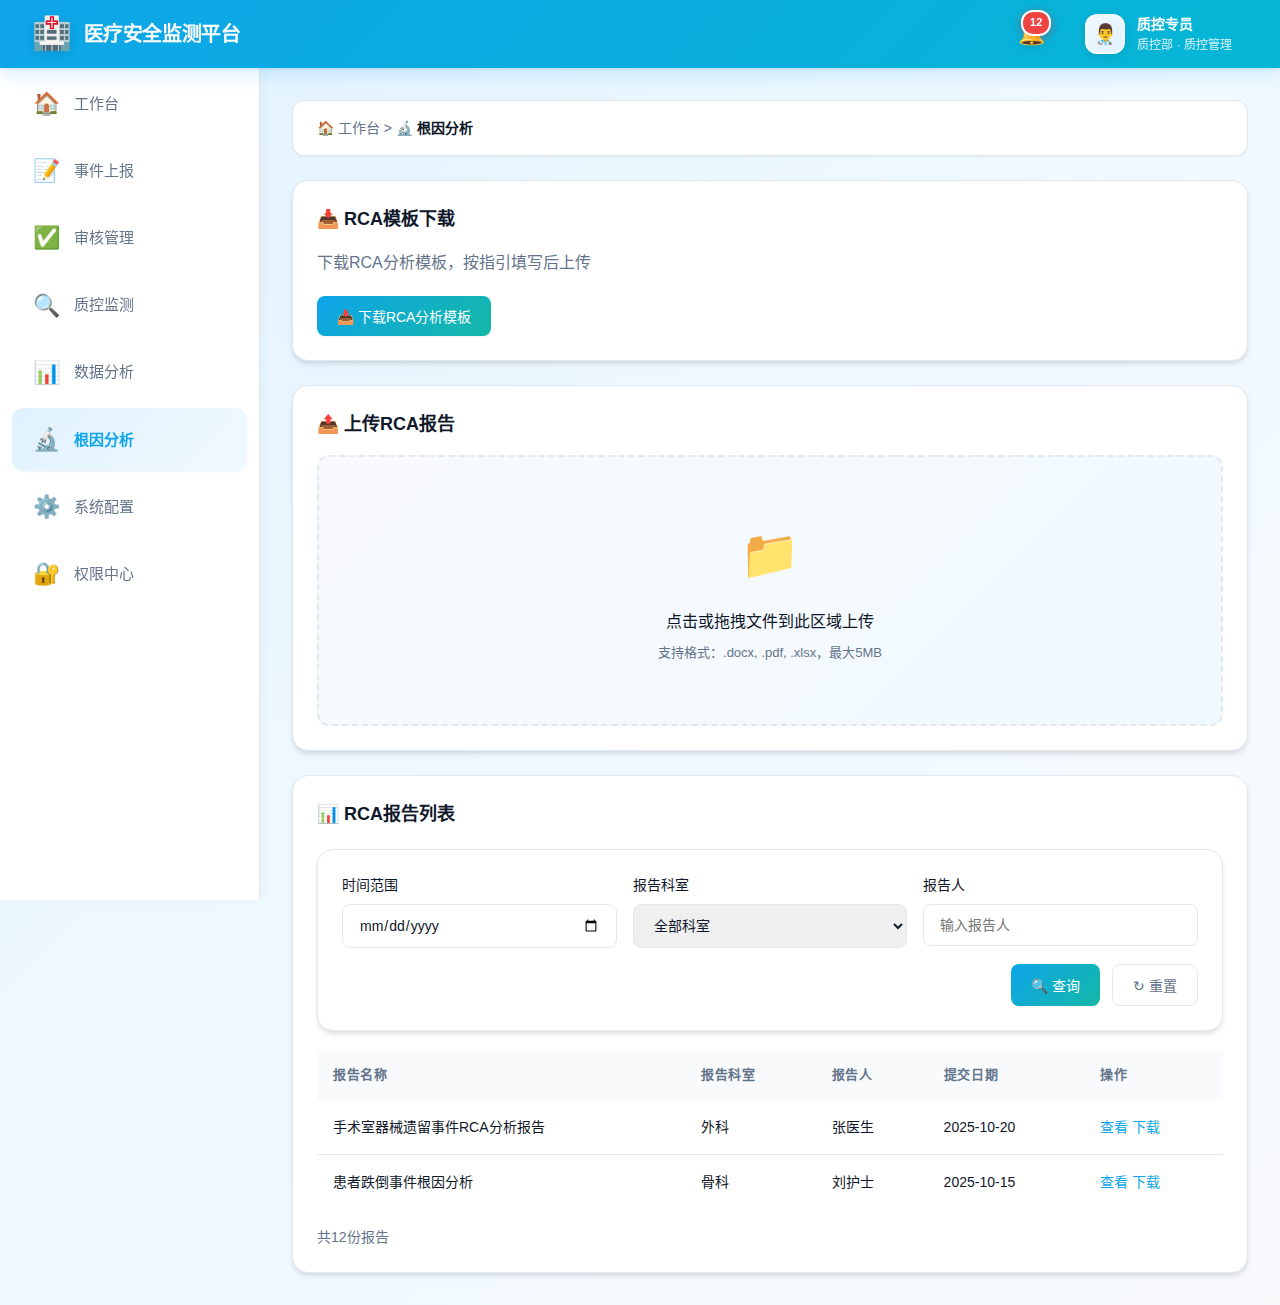
<file: prototype/rca.html>
<!DOCTYPE html>
<html lang="zh-CN">
<head>
    <meta charset="UTF-8">
    <meta name="viewport" content="width=device-width, initial-scale=1.0">
    <title>根因分析 - 医疗安全监测平台</title>
    <link rel="stylesheet" href="styles.css">
    <style>
        .upload-area {
            border: 2px dashed var(--border);
            border-radius: 12px;
            padding: 60px;
            text-align: center;
            background: linear-gradient(135deg, #f8fafc 0%, #f0f9ff 100%);
            cursor: pointer;
            transition: all 0.3s;
        }

        .upload-area:hover {
            border-color: var(--primary);
            background: #f0f9ff;
            transform: translateY(-2px);
        }

        .upload-icon {
            font-size: 48px;
            margin-bottom: 16px;
        }
    </style>
</head>
<body>
    <div class="header">
        <div class="logo">
            <span class="logo-icon">🏥</span>
            <span>医疗安全监测平台</span>
        </div>
        <div class="user-info">
            <div class="notification">🔔<span class="badge">12</span></div>
            <div class="user-avatar">
                <div class="avatar">👨‍⚕️</div>
                <div>
                    <div style="font-size: 14px; font-weight: 600;">质控专员</div>
                    <div style="font-size: 12px; opacity: 0.85;">质控部 · 质控管理</div>
                </div>
            </div>
        </div>
    </div>

    <div class="sidebar">
        <a href="index.html" class="menu-item"><span class="menu-icon">🏠</span><span>工作台</span></a>
        <a href="report.html" class="menu-item"><span class="menu-icon">📝</span><span>事件上报</span></a>
        <a href="audit-list.html" class="menu-item"><span class="menu-icon">✅</span><span>审核管理</span></a>
        <a href="quality-control.html" class="menu-item"><span class="menu-icon">🔍</span><span>质控监测</span></a>
        <a href="statistics.html" class="menu-item"><span class="menu-icon">📊</span><span>数据分析</span></a>
        <a href="rca.html" class="menu-item active"><span class="menu-icon">🔬</span><span>根因分析</span></a>
        <a href="settings.html" class="menu-item"><span class="menu-icon">⚙️</span><span>系统配置</span></a>
        <a href="permissions.html" class="menu-item"><span class="menu-icon">🔐</span><span>权限中心</span></a>
    </div>

    <div class="main-content">
        <div class="breadcrumb">
            <span>🏠 工作台 > </span>
            <span>🔬 根因分析</span>
        </div>

        <div class="card">
            <div class="card-title">📥 RCA模板下载</div>
            <p style="color: var(--text-secondary); margin-bottom: 20px;">下载RCA分析模板，按指引填写后上传</p>
            <button class="btn btn-primary" onclick="alert('模板下载中...')">📥 下载RCA分析模板</button>
        </div>

        <div class="card" style="margin-top: 24px;">
            <div class="card-title">📤 上传RCA报告</div>
            <div class="upload-area" onclick="document.getElementById('fileInput').click()">
                <div class="upload-icon">📁</div>
                <div style="font-size: 16px; color: var(--text-primary); margin-bottom: 8px;">点击或拖拽文件到此区域上传</div>
                <div style="font-size: 13px; color: var(--text-secondary);">支持格式：.docx, .pdf, .xlsx，最大5MB</div>
                <input type="file" id="fileInput" style="display: none;" accept=".docx,.pdf,.xlsx" onchange="handleFileSelect(this)">
            </div>
        </div>

        <div class="card" style="margin-top: 24px;">
            <div class="card-title">📊 RCA报告列表</div>
            
            <div class="filter-bar" style="margin: 20px 0;">
                <div class="filter-row">
                    <div class="form-group" style="margin: 0;">
                        <label>时间范围</label>
                        <input type="date">
                    </div>
                    <div class="form-group" style="margin: 0;">
                        <label>报告科室</label>
                        <select><option>全部科室</option></select>
                    </div>
                    <div class="form-group" style="margin: 0;">
                        <label>报告人</label>
                        <input type="text" placeholder="输入报告人">
                    </div>
                </div>
                <div class="filter-actions">
                    <button class="btn btn-primary">🔍 查询</button>
                    <button class="btn btn-default">↻ 重置</button>
                </div>
            </div>

            <table>
                <thead>
                    <tr>
                        <th>报告名称</th>
                        <th>报告科室</th>
                        <th>报告人</th>
                        <th>提交日期</th>
                        <th>操作</th>
                    </tr>
                </thead>
                <tbody>
                    <tr>
                        <td>手术室器械遗留事件RCA分析报告</td>
                        <td>外科</td>
                        <td>张医生</td>
                        <td>2025-10-20</td>
                        <td>
                            <a href="#" class="action-link">查看</a>
                            <a href="#" class="action-link">下载</a>
                        </td>
                    </tr>
                    <tr>
                        <td>患者跌倒事件根因分析</td>
                        <td>骨科</td>
                        <td>刘护士</td>
                        <td>2025-10-15</td>
                        <td>
                            <a href="#" class="action-link">查看</a>
                            <a href="#" class="action-link">下载</a>
                        </td>
                    </tr>
                </tbody>
            </table>
            <p style="margin-top: 16px; color: var(--text-secondary); font-size: 14px;">共12份报告</p>
        </div>
    </div>

    <script>
        function handleFileSelect(input) {
            if (input.files && input.files[0]) {
                alert(`文件 "${input.files[0].name}" 上传成功！\n\n系统将自动分析RCA报告内容。`);
            }
        }
    </script>
</body>
</html>
</file>
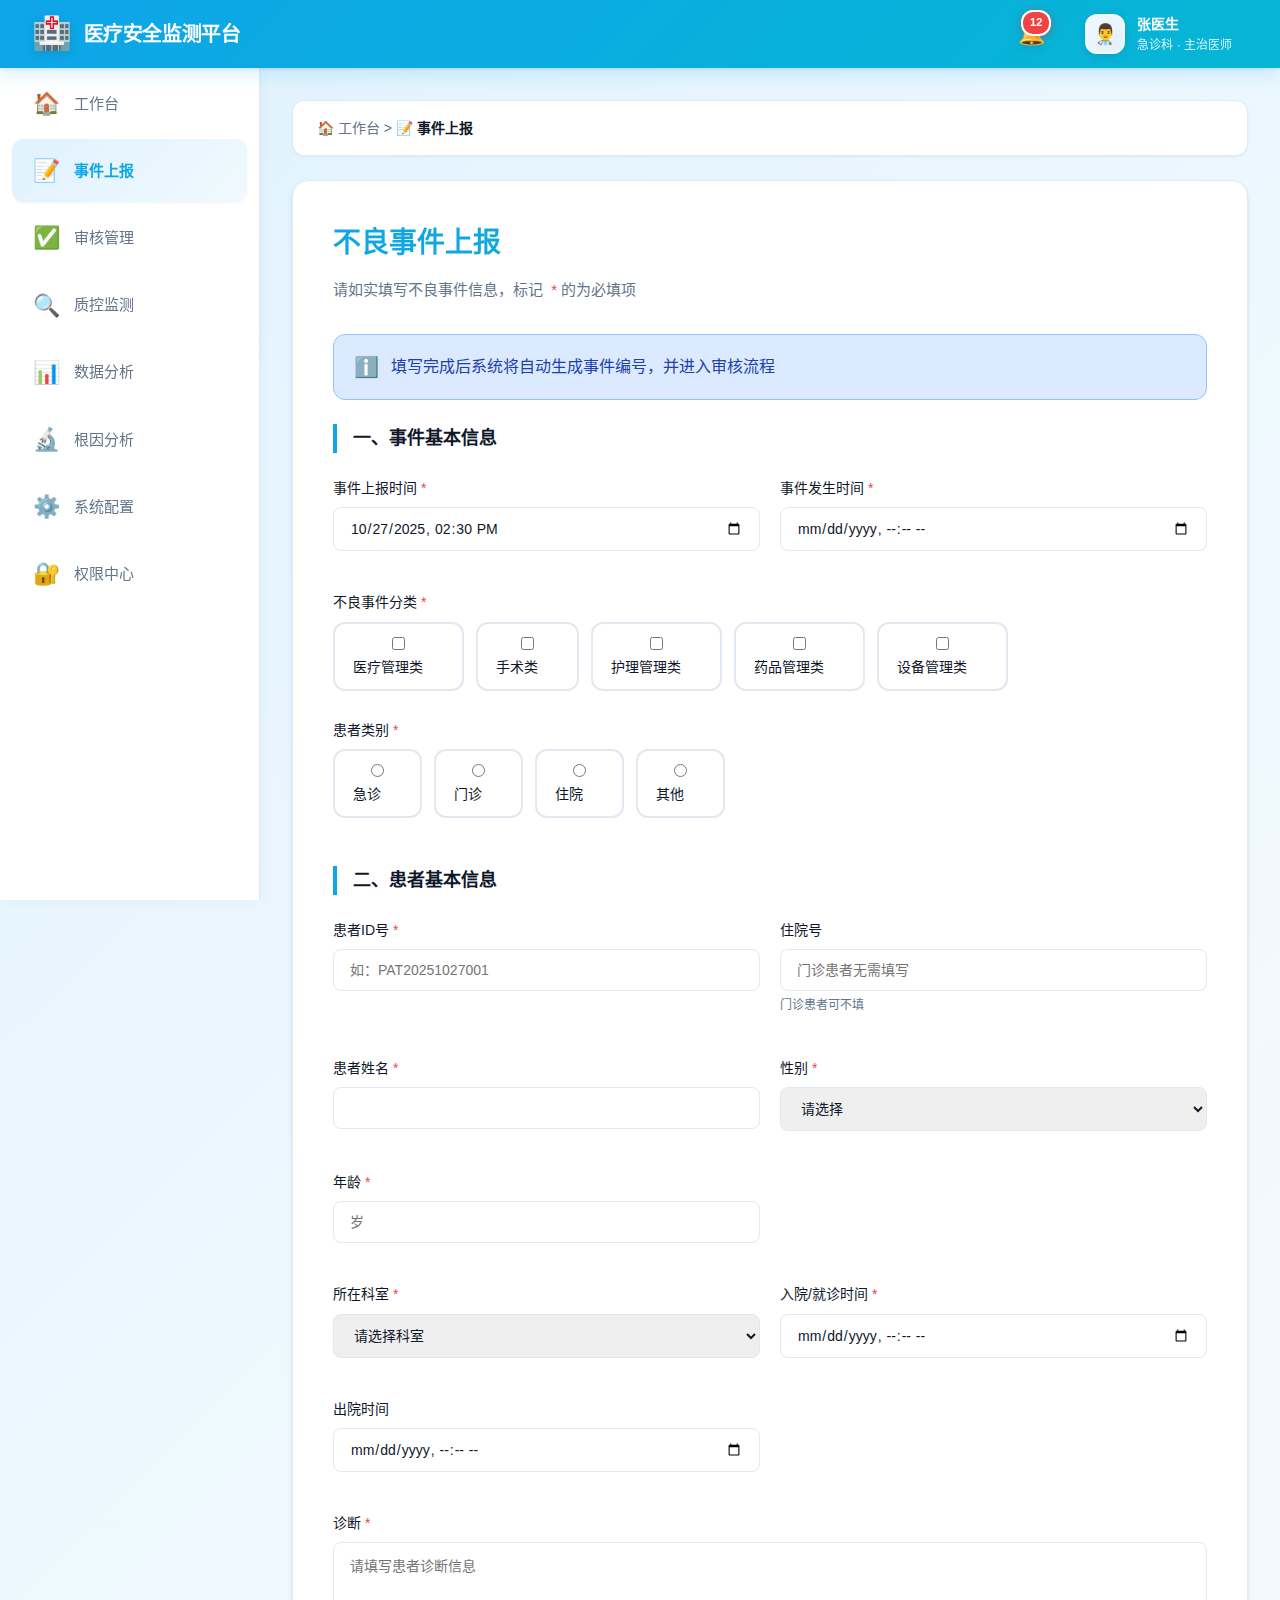
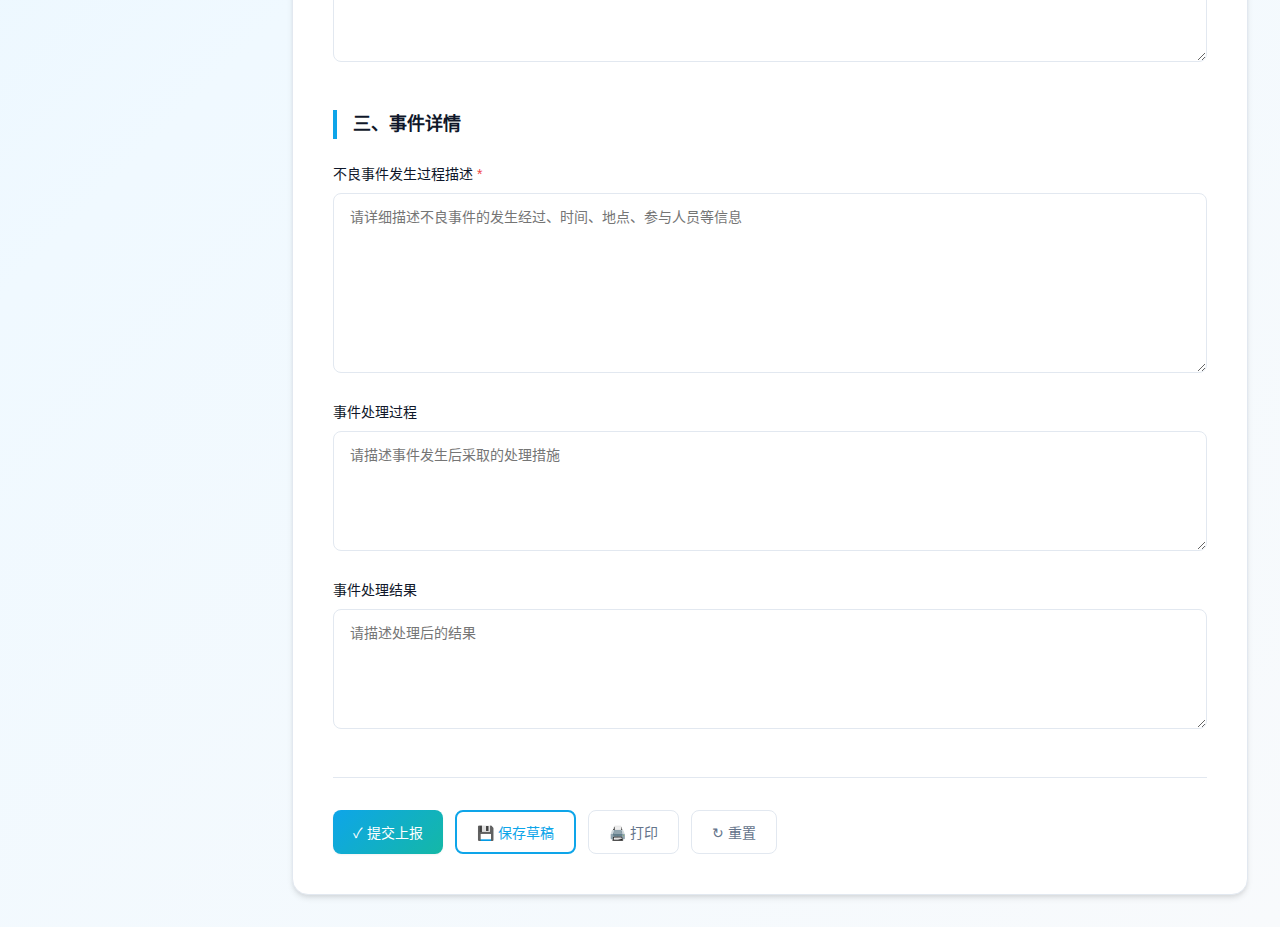
<file: prototype/report.html>
<!DOCTYPE html>
<html lang="zh-CN">
<head>
    <meta charset="UTF-8">
    <meta name="viewport" content="width=device-width, initial-scale=1.0">
    <title>事件上报 - 医疗安全监测平台</title>
    <link rel="stylesheet" href="styles.css">
    <style>
        .form-container {
            background: white;
            border-radius: 16px;
            padding: 40px;
            box-shadow: var(--shadow-md);
            border: 1px solid var(--border);
        }

        .form-title {
            font-size: 28px;
            color: var(--text-primary);
            margin-bottom: 12px;
            font-weight: 700;
            background: linear-gradient(135deg, var(--primary) 0%, var(--secondary) 100%);
            -webkit-background-clip: text;
            -webkit-text-fill-color: transparent;
        }

        .form-subtitle {
            color: var(--text-secondary);
            margin-bottom: 32px;
            font-size: 15px;
        }

        .form-section {
            margin-bottom: 40px;
        }

        .section-title {
            font-size: 18px;
            color: var(--text-primary);
            margin-bottom: 24px;
            padding-left: 16px;
            border-left: 4px solid var(--primary);
            font-weight: 600;
        }

        .form-row {
            display: grid;
            grid-template-columns: repeat(auto-fit, minmax(300px, 1fr));
            gap: 20px;
            margin-bottom: 20px;
        }

        .checkbox-group, .radio-group {
            display: flex;
            gap: 12px;
            flex-wrap: wrap;
        }

        .checkbox-label, .radio-label {
            display: flex;
            align-items: center;
            padding: 10px 18px;
            border: 2px solid var(--border);
            border-radius: 12px;
            cursor: pointer;
            transition: all 0.2s;
            font-size: 14px;
        }

        .checkbox-label:hover, .radio-label:hover {
            border-color: var(--primary);
            background: #f0f9ff;
        }

        .checkbox-label input, .radio-label input {
            margin-right: 8px;
        }

        .help-text {
            font-size: 12px;
            color: var(--text-secondary);
            margin-top: 6px;
        }

        .alert {
            padding: 16px 20px;
            border-radius: 12px;
            margin-bottom: 24px;
            display: flex;
            align-items: center;
            gap: 12px;
            background: #dbeafe;
            border: 1px solid #93c5fd;
            color: #1e40af;
        }

        .button-group {
            display: flex;
            gap: 12px;
            margin-top: 40px;
            padding-top: 32px;
            border-top: 1px solid var(--border);
        }
    </style>
</head>
<body>
    <div class="header">
        <div class="logo">
            <span class="logo-icon">🏥</span>
            <span>医疗安全监测平台</span>
        </div>
        <div class="user-info">
            <div class="notification">🔔<span class="badge">12</span></div>
            <div class="user-avatar">
                <div class="avatar">👨‍⚕️</div>
                <div>
                    <div style="font-size: 14px; font-weight: 600;">张医生</div>
                    <div style="font-size: 12px; opacity: 0.85;">急诊科 · 主治医师</div>
                </div>
            </div>
        </div>
    </div>

    <div class="sidebar">
        <a href="index.html" class="menu-item"><span class="menu-icon">🏠</span><span>工作台</span></a>
        <a href="report.html" class="menu-item active"><span class="menu-icon">📝</span><span>事件上报</span></a>
        <a href="audit-list.html" class="menu-item"><span class="menu-icon">✅</span><span>审核管理</span></a>
        <a href="quality-control.html" class="menu-item"><span class="menu-icon">🔍</span><span>质控监测</span></a>
        <a href="statistics.html" class="menu-item"><span class="menu-icon">📊</span><span>数据分析</span></a>
        <a href="rca.html" class="menu-item"><span class="menu-icon">🔬</span><span>根因分析</span></a>
        <a href="settings.html" class="menu-item"><span class="menu-icon">⚙️</span><span>系统配置</span></a>
        <a href="permissions.html" class="menu-item"><span class="menu-icon">🔐</span><span>权限中心</span></a>
    </div>

    <div class="main-content">
        <div class="breadcrumb">
            <span>🏠 工作台 > </span>
            <span>📝 事件上报</span>
        </div>

        <div class="form-container">
            <h1 class="form-title">不良事件上报</h1>
            <p class="form-subtitle">请如实填写不良事件信息，标记 <span class="required">*</span> 的为必填项</p>

            <div class="alert">
                <span style="font-size: 20px;">ℹ️</span>
                <span>填写完成后系统将自动生成事件编号，并进入审核流程</span>
            </div>

            <form id="reportForm">
                <div class="form-section">
                    <h3 class="section-title">一、事件基本信息</h3>
                    <div class="form-row">
                        <div class="form-group">
                            <label>事件上报时间<span class="required">*</span></label>
                            <input type="datetime-local" required value="2025-10-27T14:30">
                        </div>
                        <div class="form-group">
                            <label>事件发生时间<span class="required">*</span></label>
                            <input type="datetime-local" required>
                        </div>
                    </div>

                    <div class="form-group">
                        <label>不良事件分类<span class="required">*</span></label>
                        <div class="checkbox-group">
                            <label class="checkbox-label">
                                <input type="checkbox" name="category" value="medical">医疗管理类
                            </label>
                            <label class="checkbox-label">
                                <input type="checkbox" name="category" value="surgery">手术类
                            </label>
                            <label class="checkbox-label">
                                <input type="checkbox" name="category" value="nursing">护理管理类
                            </label>
                            <label class="checkbox-label">
                                <input type="checkbox" name="category" value="drug">药品管理类
                            </label>
                            <label class="checkbox-label">
                                <input type="checkbox" name="category" value="equipment">设备管理类
                            </label>
                        </div>
                    </div>

                    <div class="form-group">
                        <label>患者类别<span class="required">*</span></label>
                        <div class="radio-group">
                            <label class="radio-label">
                                <input type="radio" name="patientType" value="emergency" required>急诊
                            </label>
                            <label class="radio-label">
                                <input type="radio" name="patientType" value="outpatient">门诊
                            </label>
                            <label class="radio-label">
                                <input type="radio" name="patientType" value="inpatient">住院
                            </label>
                            <label class="radio-label">
                                <input type="radio" name="patientType" value="other">其他
                            </label>
                        </div>
                    </div>
                </div>

                <div class="form-section">
                    <h3 class="section-title">二、患者基本信息</h3>
                    <div class="form-row">
                        <div class="form-group">
                            <label>患者ID号<span class="required">*</span></label>
                            <input type="text" placeholder="如：PAT20251027001" required>
                        </div>
                        <div class="form-group">
                            <label>住院号</label>
                            <input type="text" placeholder="门诊患者无需填写">
                            <span class="help-text">门诊患者可不填</span>
                        </div>
                    </div>

                    <div class="form-row">
                        <div class="form-group">
                            <label>患者姓名<span class="required">*</span></label>
                            <input type="text" required>
                        </div>
                        <div class="form-group">
                            <label>性别<span class="required">*</span></label>
                            <select required>
                                <option value="">请选择</option>
                                <option value="male">男</option>
                                <option value="female">女</option>
                            </select>
                        </div>
                        <div class="form-group">
                            <label>年龄<span class="required">*</span></label>
                            <input type="number" min="0" max="150" placeholder="岁" required>
                        </div>
                    </div>

                    <div class="form-row">
                        <div class="form-group">
                            <label>所在科室<span class="required">*</span></label>
                            <select required>
                                <option value="">请选择科室</option>
                                <option value="emergency">急诊科</option>
                                <option value="surgery">外科</option>
                                <option value="internal">内科</option>
                                <option value="pediatrics">儿科</option>
                                <option value="gynecology">妇产科</option>
                                <option value="icu">ICU</option>
                            </select>
                        </div>
                        <div class="form-group">
                            <label>入院/就诊时间<span class="required">*</span></label>
                            <input type="datetime-local" required>
                        </div>
                        <div class="form-group">
                            <label>出院时间</label>
                            <input type="datetime-local">
                        </div>
                    </div>

                    <div class="form-group">
                        <label>诊断<span class="required">*</span></label>
                        <textarea placeholder="请填写患者诊断信息" required></textarea>
                    </div>
                </div>

                <div class="form-section">
                    <h3 class="section-title">三、事件详情</h3>
                    <div class="form-group">
                        <label>不良事件发生过程描述<span class="required">*</span></label>
                        <textarea placeholder="请详细描述不良事件的发生经过、时间、地点、参与人员等信息" required style="min-height: 180px;"></textarea>
                    </div>

                    <div class="form-group">
                        <label>事件处理过程</label>
                        <textarea placeholder="请描述事件发生后采取的处理措施"></textarea>
                    </div>

                    <div class="form-group">
                        <label>事件处理结果</label>
                        <textarea placeholder="请描述处理后的结果"></textarea>
                    </div>
                </div>

                <div class="button-group">
                    <button type="submit" class="btn btn-primary">✓ 提交上报</button>
                    <button type="button" class="btn btn-secondary" onclick="saveDraft()">💾 保存草稿</button>
                    <button type="button" class="btn btn-default" onclick="window.print()">🖨️ 打印</button>
                    <button type="reset" class="btn btn-default">↻ 重置</button>
                </div>
            </form>
        </div>
    </div>

    <script>
        document.getElementById('reportForm').addEventListener('submit', function(e) {
            e.preventDefault();
            alert('✅ 事件上报成功！\n\n系统已生成事件编号：AE20251027001\n\n事件将进入审核流程，请耐心等待。');
        });

        function saveDraft() {
            alert('💾 草稿已保存！\n\n您可以稍后继续编辑。');
        }
    </script>
</body>
</html>
</file>
<file: prototype/styles.css>
/* 
 * 医疗安全监测平台 - 共享样式表
 * Figma 风格 + 医疗场景设计
 * Version: 2.0
 */

/* ==================== 基础样式 ==================== */
* {
    margin: 0;
    padding: 0;
    box-sizing: border-box;
}

body {
    font-family: -apple-system, BlinkMacSystemFont, "Segoe UI", "Microsoft YaHei", "PingFang SC", sans-serif;
    line-height: 1.6;
    color: #1e293b;
    background: linear-gradient(135deg, #e0f2fe 0%, #f0f9ff 50%, #f8fafc 100%);
    min-height: 100vh;
}

/* ==================== CSS 变量 ==================== */
:root {
    /* 医疗主题配色 */
    --primary: #0ea5e9;
    --primary-dark: #0284c7;
    --primary-light: #7dd3fc;
    --secondary: #14b8a6;
    --success: #10b981;
    --warning: #f59e0b;
    --danger: #ef4444;
    --info: #3b82f6;
    
    /* 中性色 */
    --bg-light: #f8fafc;
    --bg-card: #ffffff;
    --text-primary: #0f172a;
    --text-secondary: #64748b;
    --border: #e2e8f0;
    
    /* 阴影 */
    --shadow-sm: 0 1px 2px 0 rgba(0, 0, 0, 0.05);
    --shadow-md: 0 4px 6px -1px rgba(0, 0, 0, 0.1), 0 2px 4px -1px rgba(0, 0, 0, 0.06);
    --shadow-lg: 0 10px 15px -3px rgba(0, 0, 0, 0.1), 0 4px 6px -2px rgba(0, 0, 0, 0.05);
    --shadow-xl: 0 20px 25px -5px rgba(0, 0, 0, 0.1), 0 10px 10px -5px rgba(0, 0, 0, 0.04);
}

/* ==================== 顶部导航栏 ==================== */
.header {
    background: linear-gradient(135deg, #0ea5e9 0%, #06b6d4 100%);
    color: white;
    height: 68px;
    display: flex;
    align-items: center;
    justify-content: space-between;
    padding: 0 32px;
    box-shadow: 0 1px 3px rgba(0, 0, 0, 0.08), 0 4px 20px rgba(14, 165, 233, 0.2);
    position: fixed;
    top: 0;
    left: 0;
    right: 0;
    z-index: 1000;
}

.logo {
    font-size: 20px;
    font-weight: 600;
    display: flex;
    align-items: center;
    letter-spacing: -0.02em;
}

.logo-icon {
    font-size: 32px;
    margin-right: 12px;
    filter: drop-shadow(0 2px 4px rgba(0, 0, 0, 0.1));
}

.user-info {
    display: flex;
    align-items: center;
    gap: 24px;
}

.notification {
    position: relative;
    cursor: pointer;
    font-size: 22px;
    transition: transform 0.2s;
    filter: drop-shadow(0 2px 4px rgba(0, 0, 0, 0.1));
}

.notification:hover {
    transform: scale(1.1);
}

.notification .badge {
    position: absolute;
    top: -6px;
    right: -6px;
    background: #ef4444;
    color: white;
    border-radius: 12px;
    padding: 2px 7px;
    font-size: 11px;
    font-weight: 600;
    box-shadow: 0 2px 8px rgba(239, 68, 68, 0.4);
    border: 2px solid white;
}

.user-avatar {
    display: flex;
    align-items: center;
    gap: 12px;
    cursor: pointer;
    padding: 8px 16px;
    border-radius: 12px;
    transition: background 0.2s;
}

.user-avatar:hover {
    background: rgba(255, 255, 255, 0.15);
}

.avatar {
    width: 40px;
    height: 40px;
    border-radius: 12px;
    background: linear-gradient(135deg, #f0f9ff 0%, #e0f2fe 100%);
    color: var(--primary);
    display: flex;
    align-items: center;
    justify-content: center;
    font-size: 20px;
    box-shadow: 0 2px 8px rgba(0, 0, 0, 0.1);
    border: 2px solid rgba(255, 255, 255, 0.5);
}

/* ==================== 侧边栏 ==================== */
.sidebar {
    position: fixed;
    left: 0;
    top: 68px;
    bottom: 0;
    width: 260px;
    background: white;
    box-shadow: 2px 0 12px rgba(0, 0, 0, 0.04);
    overflow-y: auto;
    transition: width 0.3s;
    border-right: 1px solid var(--border);
}

.menu-item {
    padding: 14px 20px;
    margin: 4px 12px;
    cursor: pointer;
    transition: all 0.2s;
    border-radius: 12px;
    display: flex;
    align-items: center;
    gap: 14px;
    text-decoration: none;
    color: var(--text-secondary);
    font-size: 15px;
    font-weight: 500;
}

.menu-item:hover {
    background: #f1f5f9;
    color: var(--primary);
}

.menu-item.active {
    background: linear-gradient(135deg, #e0f2fe 0%, #f0f9ff 100%);
    color: var(--primary);
    font-weight: 600;
    box-shadow: var(--shadow-sm);
}

.menu-icon {
    font-size: 22px;
    min-width: 28px;
    text-align: center;
}

/* ==================== 主内容区 ==================== */
.main-content {
    margin-left: 260px;
    margin-top: 68px;
    padding: 32px;
    min-height: calc(100vh - 68px);
}

.breadcrumb {
    background: white;
    padding: 16px 24px;
    border-radius: 12px;
    margin-bottom: 24px;
    box-shadow: var(--shadow-sm);
    border: 1px solid var(--border);
    font-size: 14px;
}

.breadcrumb span {
    color: var(--text-secondary);
}

.breadcrumb span:last-child {
    color: var(--text-primary);
    font-weight: 600;
}

.breadcrumb a {
    color: var(--primary);
    text-decoration: none;
}

.breadcrumb a:hover {
    text-decoration: underline;
}

/* ==================== 按钮 ==================== */
.btn {
    padding: 10px 20px;
    border: none;
    border-radius: 8px;
    font-size: 14px;
    font-weight: 500;
    cursor: pointer;
    transition: all 0.2s;
    display: inline-flex;
    align-items: center;
    gap: 6px;
}

.btn-primary {
    background: linear-gradient(135deg, var(--primary) 0%, var(--secondary) 100%);
    color: white;
    box-shadow: var(--shadow-sm);
}

.btn-primary:hover {
    transform: translateY(-2px);
    box-shadow: var(--shadow-md);
}

.btn-secondary {
    background: white;
    color: var(--primary);
    border: 2px solid var(--primary);
}

.btn-secondary:hover {
    background: #f0f9ff;
}

.btn-default {
    background: white;
    color: var(--text-secondary);
    border: 1px solid var(--border);
}

.btn-default:hover {
    background: #f8fafc;
    border-color: var(--primary);
}

/* ==================== 卡片 ==================== */
.card {
    background: white;
    border-radius: 16px;
    padding: 24px;
    box-shadow: var(--shadow-md);
    border: 1px solid var(--border);
    transition: all 0.3s;
}

.card:hover {
    box-shadow: var(--shadow-lg);
}

.card-title {
    font-size: 18px;
    font-weight: 600;
    color: var(--text-primary);
    margin-bottom: 16px;
}

/* ==================== 表格 ==================== */
.table-container {
    background: white;
    border-radius: 16px;
    box-shadow: var(--shadow-md);
    overflow: hidden;
    border: 1px solid var(--border);
}

.table-header {
    padding: 20px 24px;
    display: flex;
    justify-content: space-between;
    align-items: center;
    border-bottom: 1px solid var(--border);
    background: #f8fafc;
}

.table-title {
    font-size: 18px;
    font-weight: 600;
    color: var(--text-primary);
}

table {
    width: 100%;
    border-collapse: collapse;
}

thead {
    background: #f8fafc;
}

th {
    padding: 14px 16px;
    text-align: left;
    font-weight: 600;
    color: var(--text-secondary);
    font-size: 13px;
    text-transform: uppercase;
    letter-spacing: 0.05em;
}

td {
    padding: 16px;
    border-bottom: 1px solid var(--border);
    color: var(--text-primary);
    font-size: 14px;
}

tbody tr {
    transition: background 0.2s;
}

tbody tr:hover {
    background: #f8fafc;
}

tbody tr:last-child td {
    border-bottom: none;
}

/* ==================== 表单 ==================== */
.form-group {
    margin-bottom: 20px;
}

.form-group label {
    display: block;
    margin-bottom: 8px;
    color: var(--text-primary);
    font-weight: 500;
    font-size: 14px;
}

.form-group input,
.form-group select,
.form-group textarea {
    width: 100%;
    padding: 12px 16px;
    border: 1px solid var(--border);
    border-radius: 8px;
    font-size: 14px;
    font-family: inherit;
    color: var(--text-primary);
    transition: all 0.2s;
}

.form-group input:focus,
.form-group select:focus,
.form-group textarea:focus {
    outline: none;
    border-color: var(--primary);
    box-shadow: 0 0 0 3px rgba(14, 165, 233, 0.1);
}

.form-group textarea {
    min-height: 120px;
    resize: vertical;
}

.required {
    color: var(--danger);
    margin-left: 4px;
}

/* ==================== 标签 ==================== */
.status-tag {
    display: inline-block;
    padding: 4px 12px;
    border-radius: 12px;
    font-size: 12px;
    font-weight: 500;
}

.status-pending {
    background: #fff7ed;
    color: #c2410c;
}

.status-approved, .status-yes {
    background: #d1fae5;
    color: #065f46;
}

.status-rejected, .status-no {
    background: #fee2e2;
    color: #991b1b;
}

.status-enabled {
    background: #dbeafe;
    color: #1e40af;
}

.status-disabled {
    background: #f1f5f9;
    color: #64748b;
}

/* ==================== 链接 ==================== */
.action-link {
    color: var(--primary);
    cursor: pointer;
    text-decoration: none;
    font-weight: 500;
    transition: color 0.2s;
}

.action-link:hover {
    color: var(--primary-dark);
    text-decoration: underline;
}

/* ==================== 统计卡片 ==================== */
.stats-grid {
    display: grid;
    grid-template-columns: repeat(auto-fit, minmax(280px, 1fr));
    gap: 24px;
    margin: 24px 0;
}

.stat-card {
    background: white;
    padding: 28px;
    border-radius: 16px;
    box-shadow: var(--shadow-md);
    transition: all 0.3s;
    border: 1px solid var(--border);
    position: relative;
    overflow: hidden;
}

.stat-card::before {
    content: '';
    position: absolute;
    top: 0;
    left: 0;
    right: 0;
    height: 4px;
    background: linear-gradient(135deg, var(--primary) 0%, var(--secondary) 100%);
}

.stat-card:hover {
    transform: translateY(-4px);
    box-shadow: var(--shadow-xl);
}

.stat-card.blue::before {
    background: linear-gradient(135deg, #3b82f6 0%, #0ea5e9 100%);
}

.stat-card.green::before {
    background: linear-gradient(135deg, #10b981 0%, #14b8a6 100%);
}

.stat-card.orange::before {
    background: linear-gradient(135deg, #f59e0b 0%, #fb923c 100%);
}

.stat-card.red::before {
    background: linear-gradient(135deg, #ef4444 0%, #f87171 100%);
}

/* ==================== 滚动条 ==================== */
::-webkit-scrollbar {
    width: 8px;
    height: 8px;
}

::-webkit-scrollbar-track {
    background: #f1f5f9;
}

::-webkit-scrollbar-thumb {
    background: #cbd5e1;
    border-radius: 4px;
}

::-webkit-scrollbar-thumb:hover {
    background: #94a3b8;
}

/* ==================== 筛选栏 ==================== */
.filter-bar {
    background: white;
    padding: 24px;
    border-radius: 16px;
    margin-bottom: 24px;
    box-shadow: var(--shadow-md);
    border: 1px solid var(--border);
}

.filter-row {
    display: grid;
    grid-template-columns: repeat(auto-fit, minmax(200px, 1fr));
    gap: 16px;
    margin-bottom: 16px;
}

.filter-actions {
    display: flex;
    gap: 12px;
    justify-content: flex-end;
}

/* ==================== 响应式 ==================== */
@media (max-width: 768px) {
    .sidebar {
        transform: translateX(-100%);
    }
    
    .main-content {
        margin-left: 0;
    }
    
    .stats-grid {
        grid-template-columns: 1fr;
    }
    
    .filter-row {
        grid-template-columns: 1fr;
    }
}
</file>
